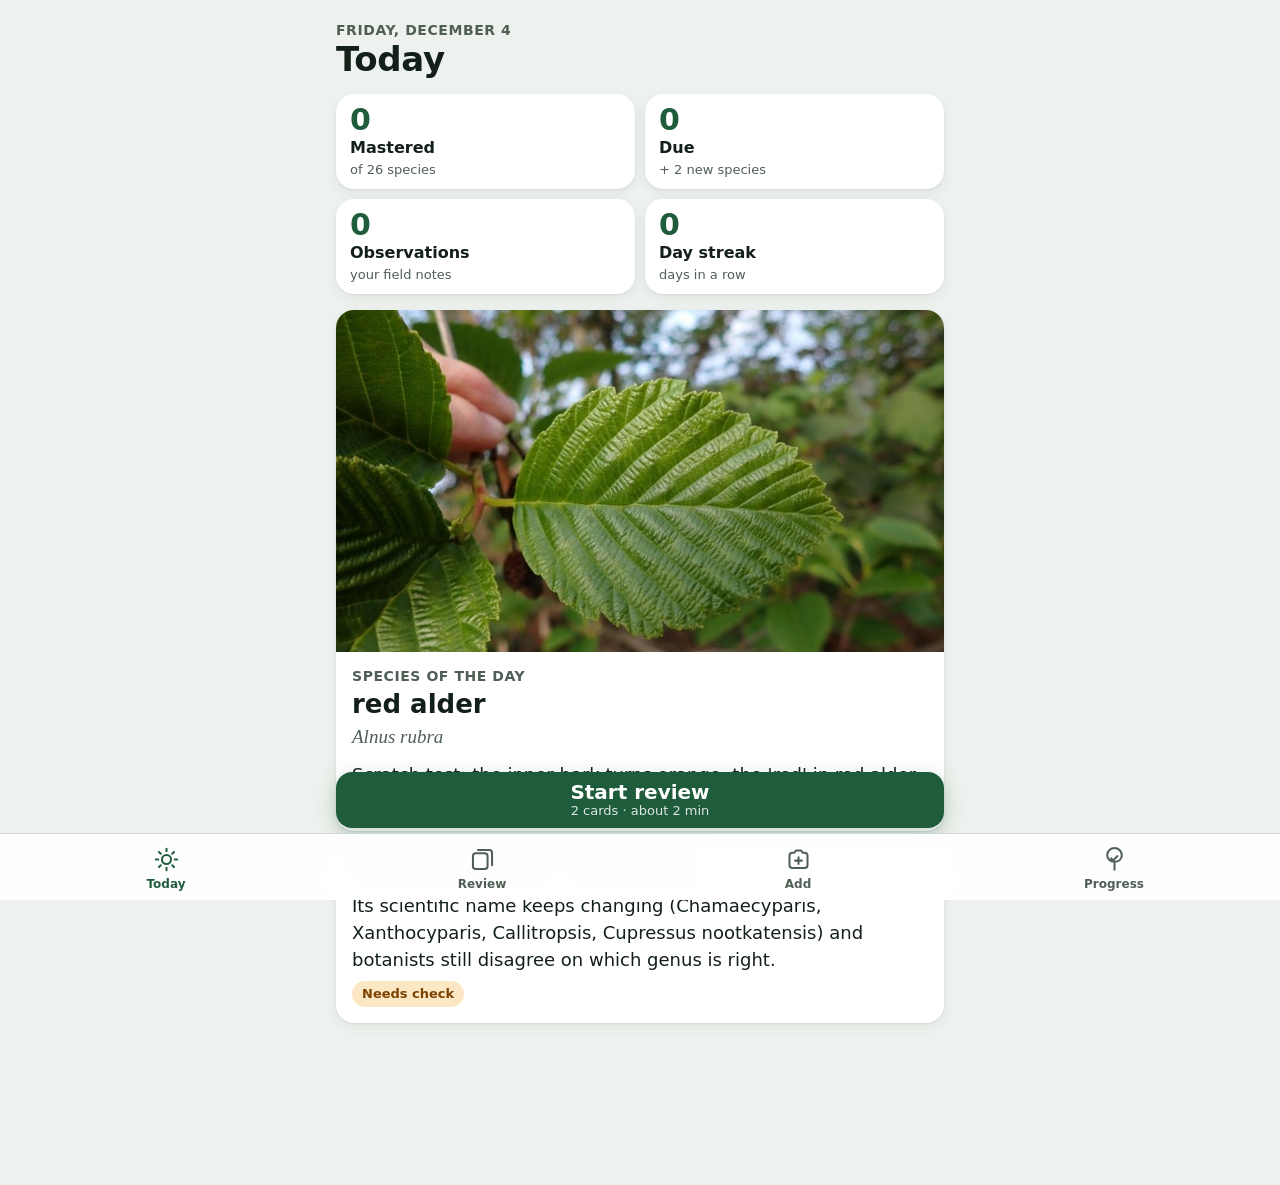
<file: index.html>
<!doctype html>
<html lang="en">
<head>
<meta charset="utf-8">
<meta name="viewport" content="width=device-width, initial-scale=1, viewport-fit=cover">
<title>UBC Urban Forest Explorer</title>
<meta name="description" content="Learn UBC campus trees with spaced repetition, your own photos and stories.">
<meta name="theme-color" content="#eef2ee" media="(prefers-color-scheme: light)">
<meta name="theme-color" content="#0f1512" media="(prefers-color-scheme: dark)">
<meta name="apple-mobile-web-app-capable" content="yes">
<meta name="mobile-web-app-capable" content="yes">
<meta name="apple-mobile-web-app-title" content="UBC Forest">
<meta name="apple-mobile-web-app-status-bar-style" content="default">
<link rel="apple-touch-icon" href="icons/icon-180.png">
<link rel="icon" href="icons/icon-192.png">
<link rel="manifest" href="manifest.webmanifest">
<link rel="stylesheet" href="css/app.css">
<script type="module" src="js/app.js"></script>
</head>
<body>
<main id="view" tabindex="-1">
  <p class="loading">Loading trees…</p>
</main>

<nav class="tabbar" aria-label="Main">
  <a href="#/today" data-tab="today">
    <svg viewBox="0 0 24 24" aria-hidden="true"><circle cx="12" cy="12" r="4"/><path d="M12 2.5v2.2M12 19.3v2.2M2.5 12h2.2M19.3 12h2.2M5.3 5.3l1.6 1.6M17.1 17.1l1.6 1.6M5.3 18.7l1.6-1.6M17.1 6.9l1.6-1.6"/></svg>
    <span>Today</span>
  </a>
  <a href="#/review" data-tab="review">
    <svg viewBox="0 0 24 24" aria-hidden="true"><rect x="3.5" y="6.5" width="13" height="14" rx="2.5"/><path d="M8 3.5h10a2.5 2.5 0 0 1 2.5 2.5v11"/></svg>
    <span>Review</span>
  </a>
  <a href="#/add" data-tab="add">
    <svg viewBox="0 0 24 24" aria-hidden="true"><path d="M4 8.5A2.5 2.5 0 0 1 6.5 6h1.8l1.4-2h4.6l1.4 2h1.8A2.5 2.5 0 0 1 20 8.5V17a2.5 2.5 0 0 1-2.5 2.5h-11A2.5 2.5 0 0 1 4 17z"/><path d="M12 10v6M9 13h6"/></svg>
    <span>Add</span>
  </a>
  <a href="#/progress" data-tab="progress">
    <svg viewBox="0 0 24 24" aria-hidden="true"><path d="M12 21v-7M12 14c-4 0-6.5-2.6-6.5-6A6.5 6.5 0 0 1 12 1.8 6.5 6.5 0 0 1 18.5 8c0 3.4-2.5 6-6.5 6zM12 14l-3-3M12 11.5l2.5-2.5"/></svg>
    <span>Progress</span>
  </a>
</nav>

<div id="toast" role="status" aria-live="polite" hidden></div>
</body>
</html>
</file>
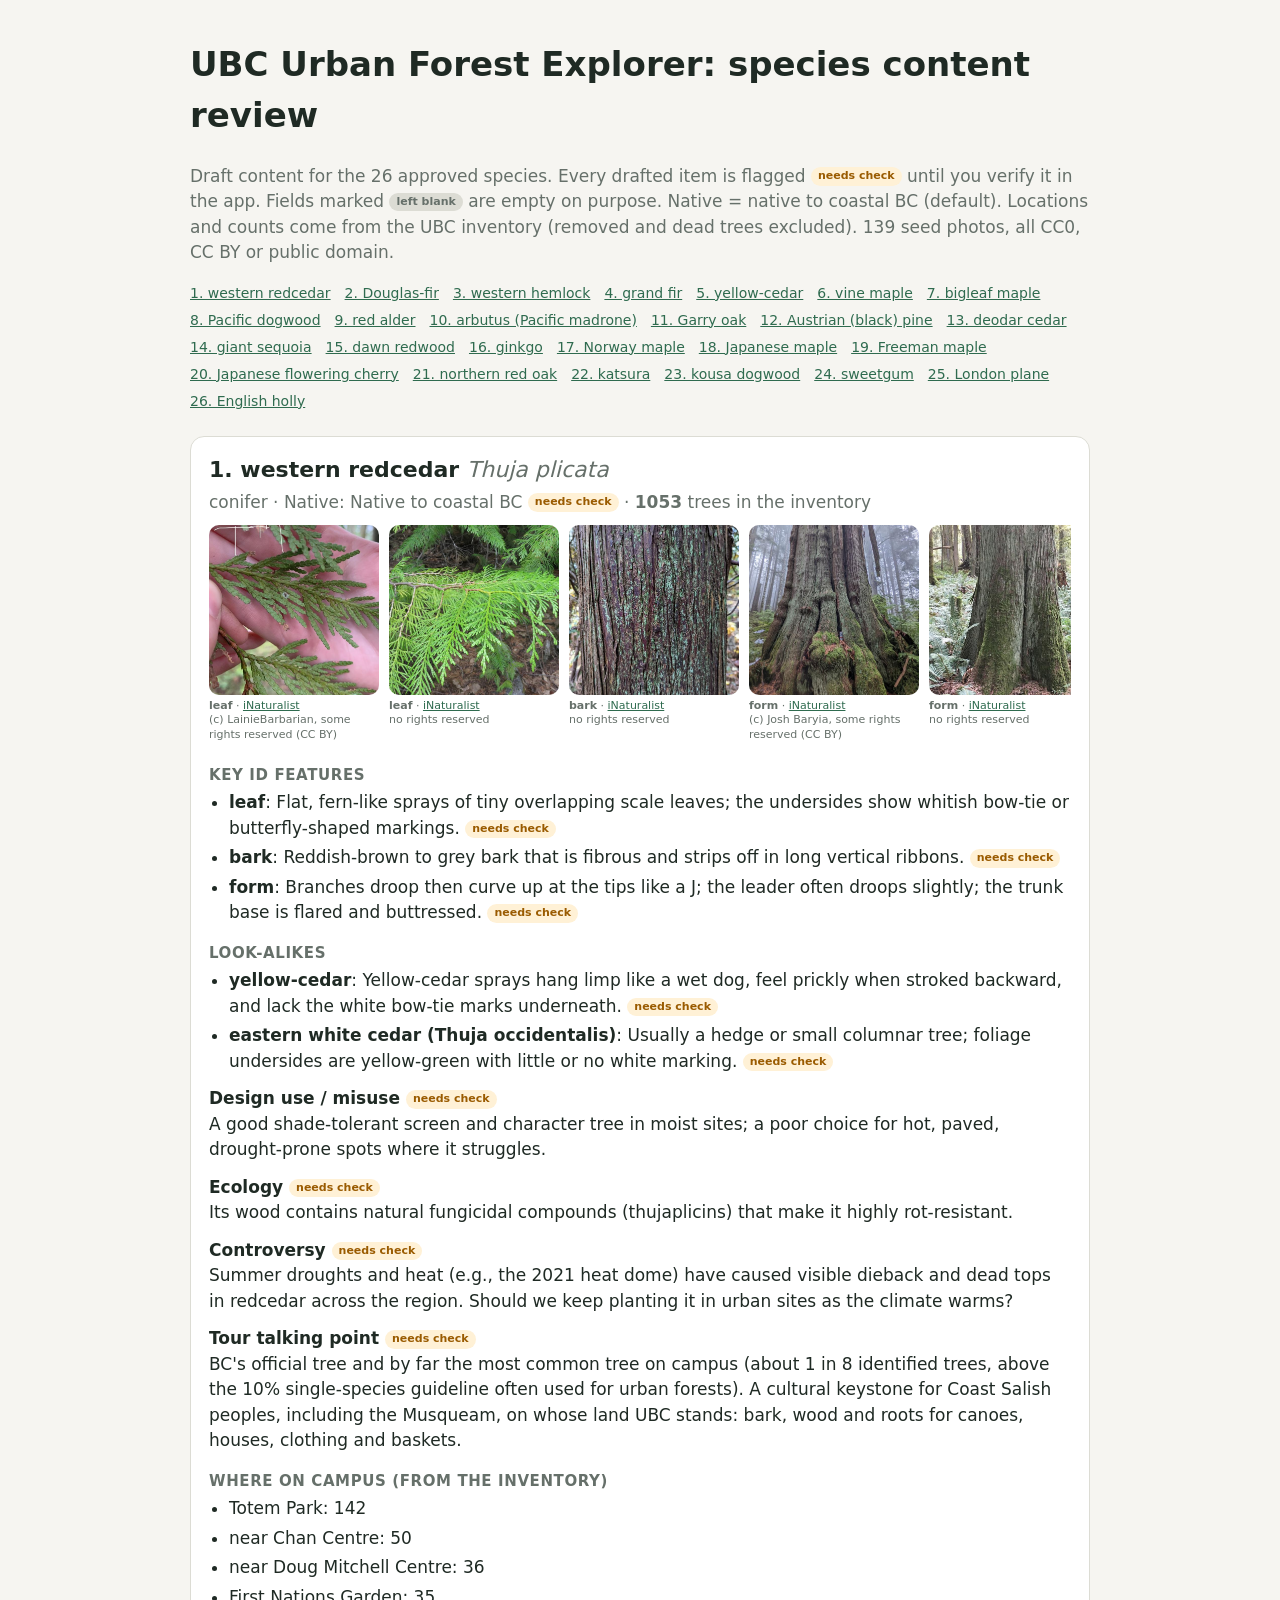
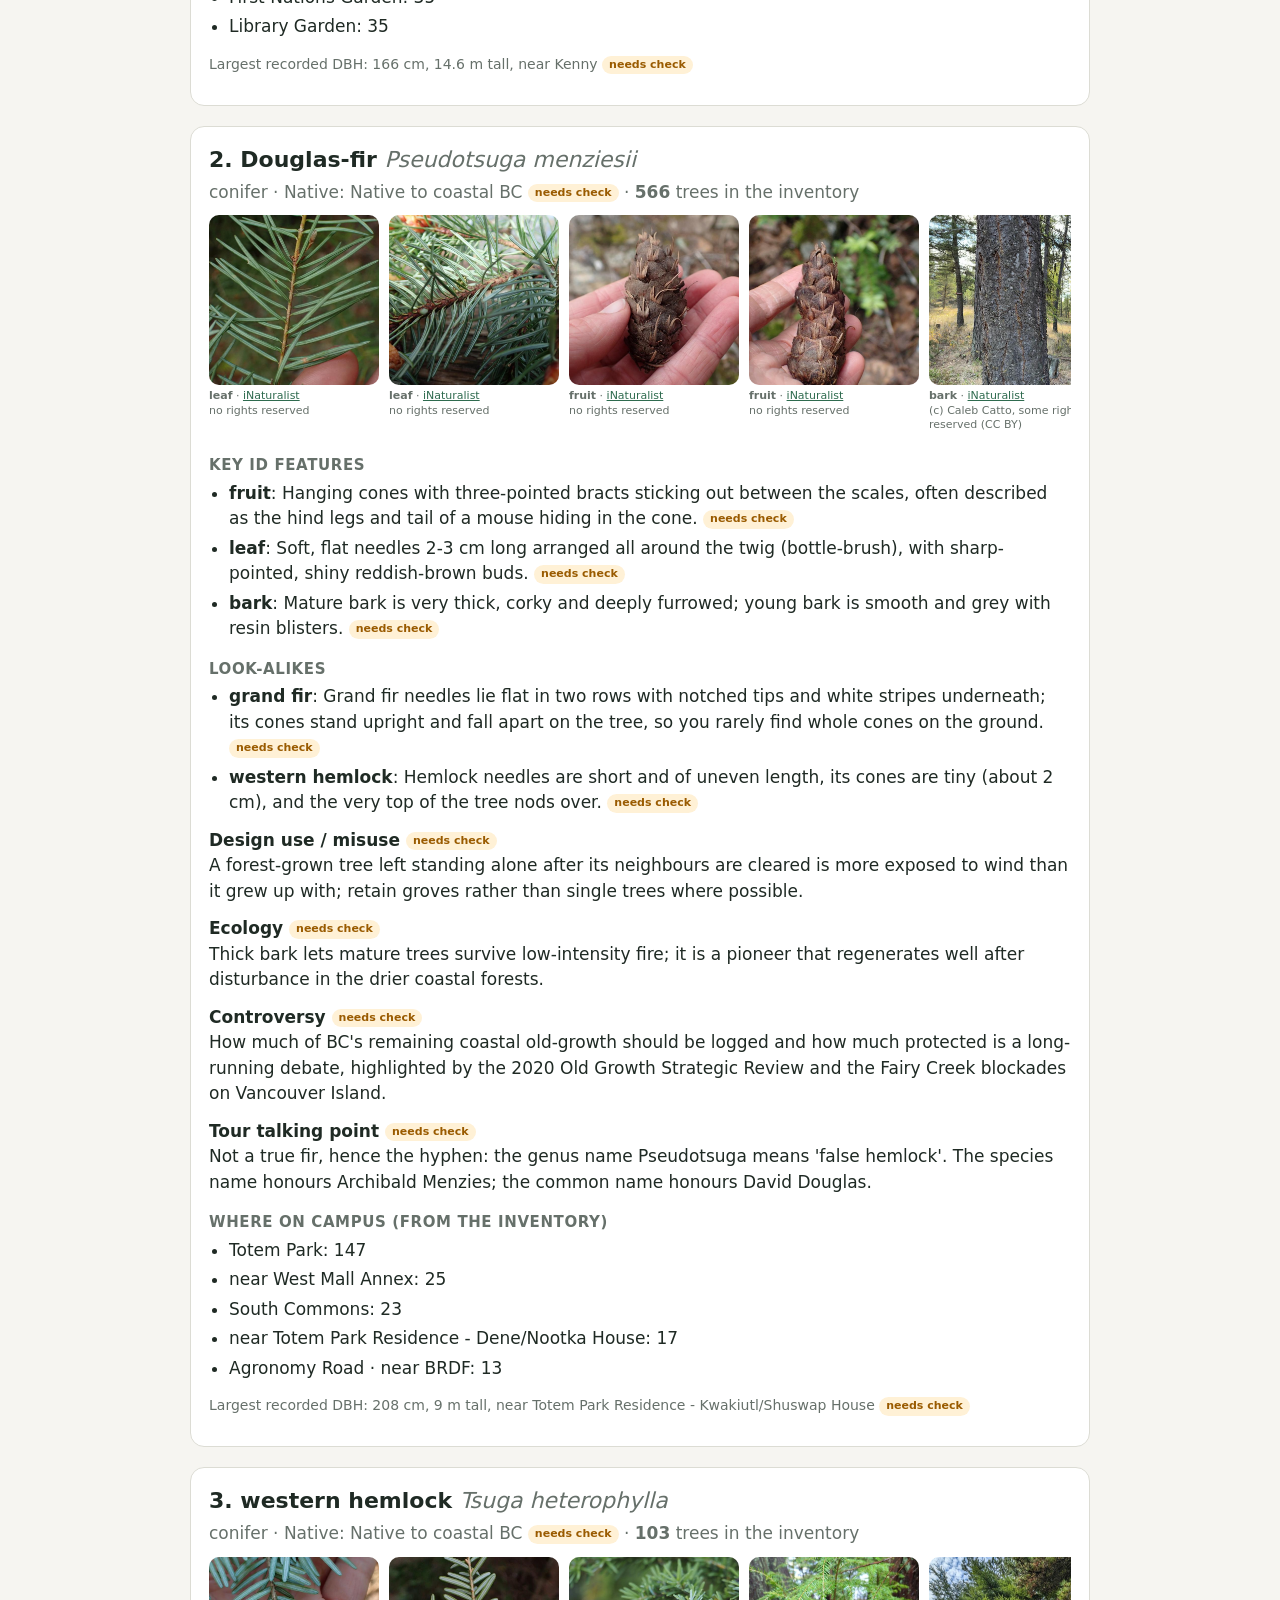
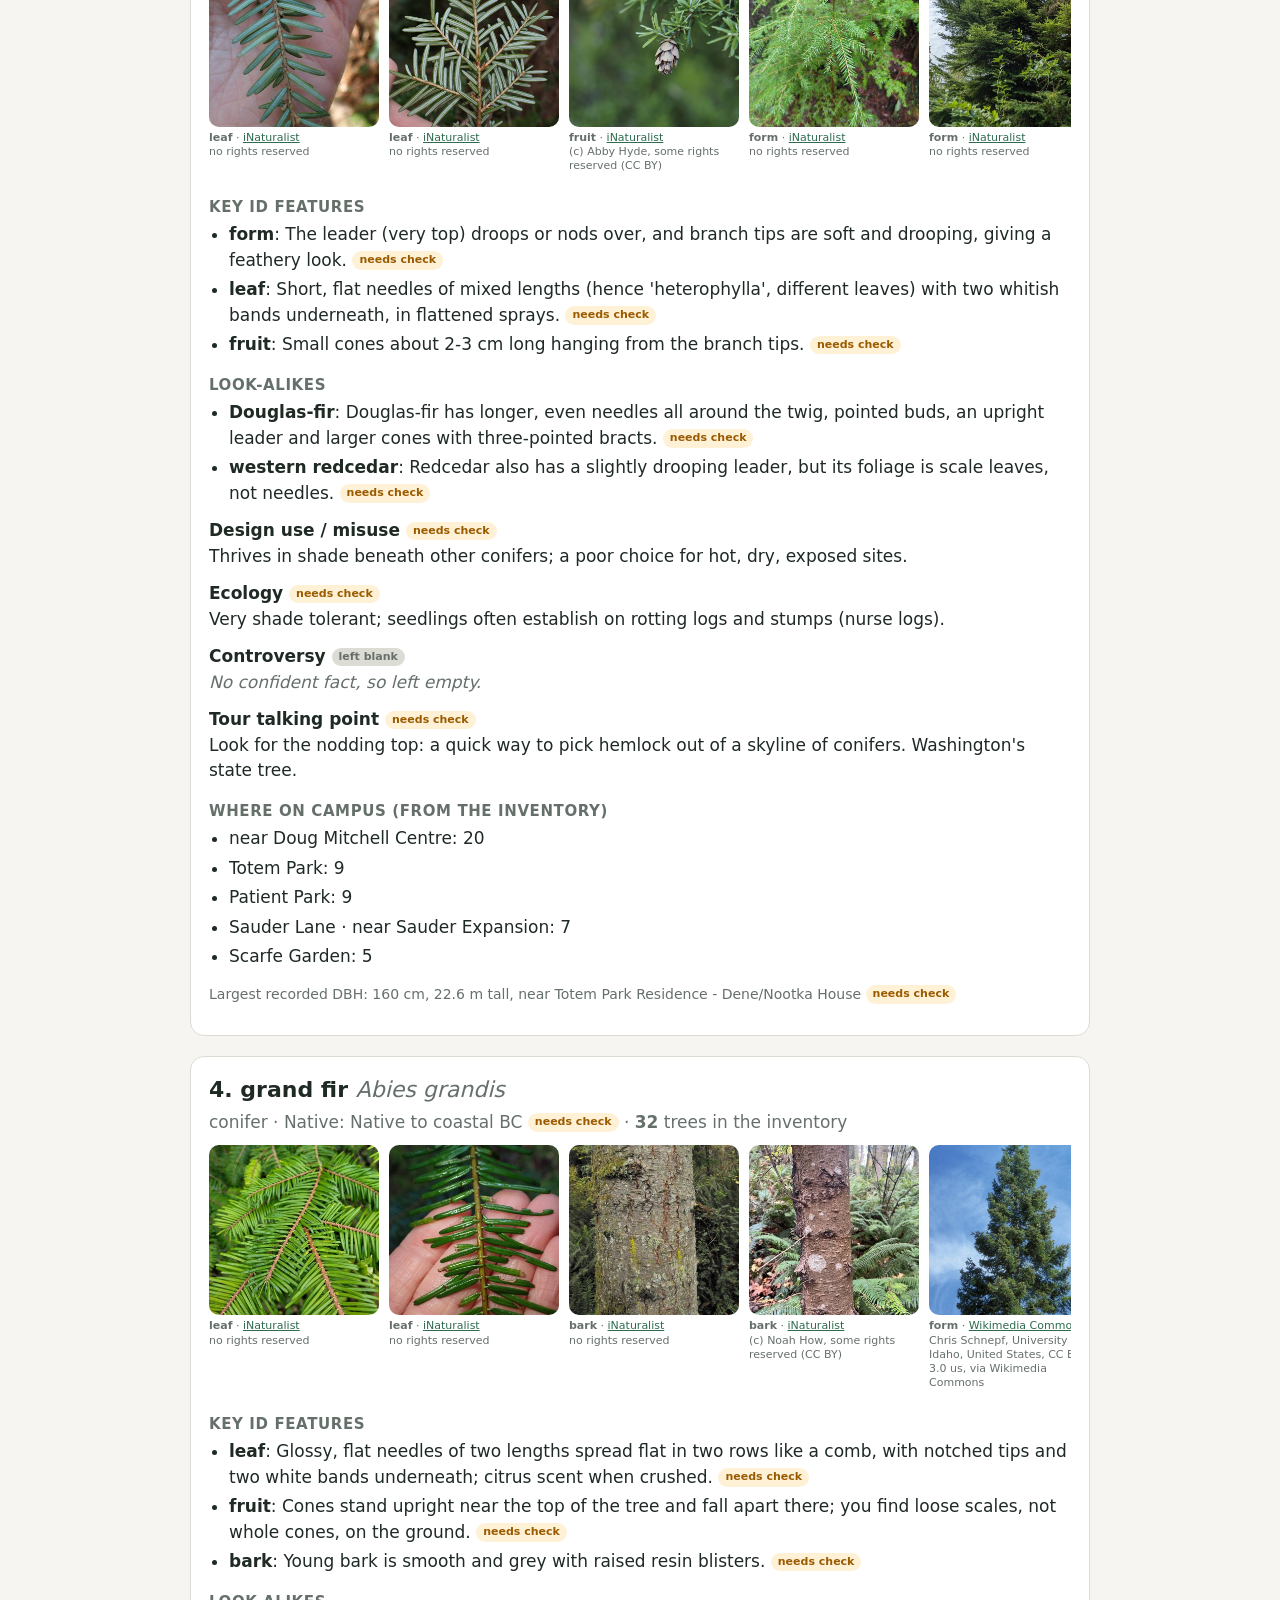
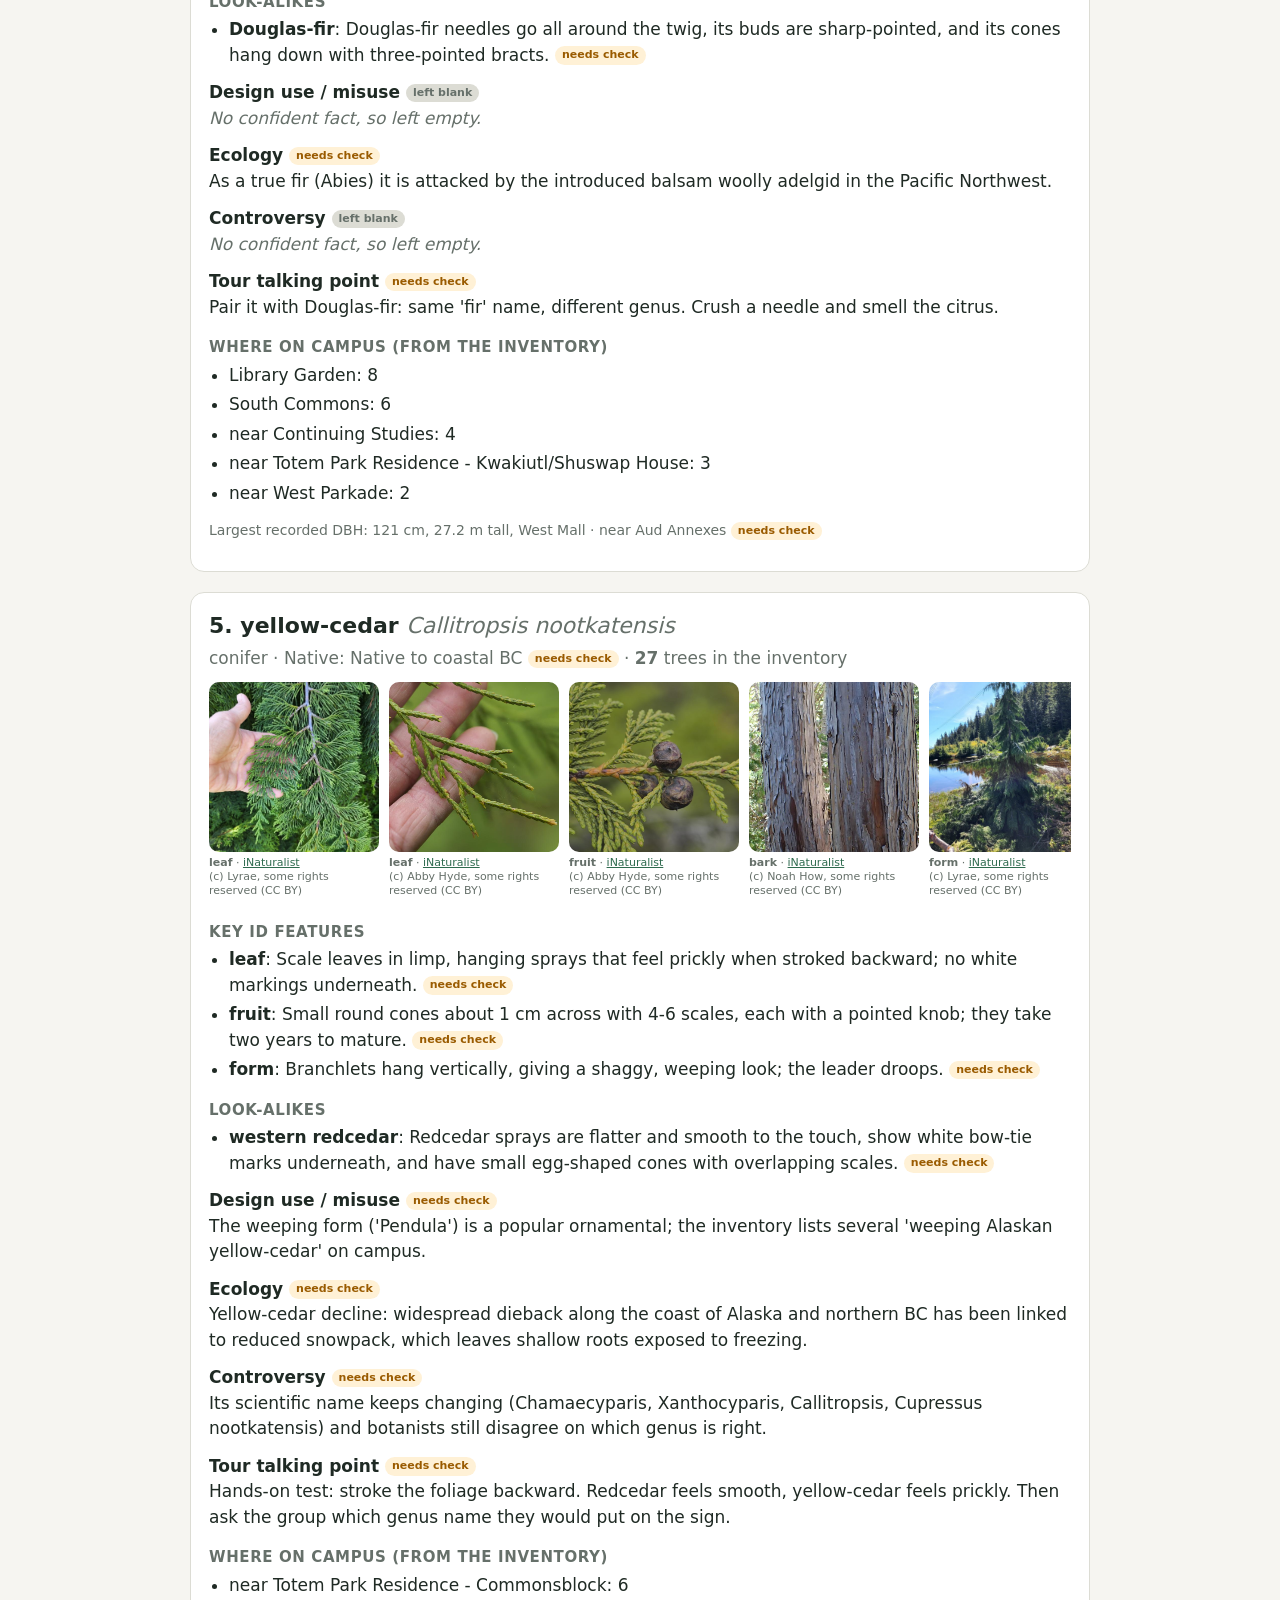
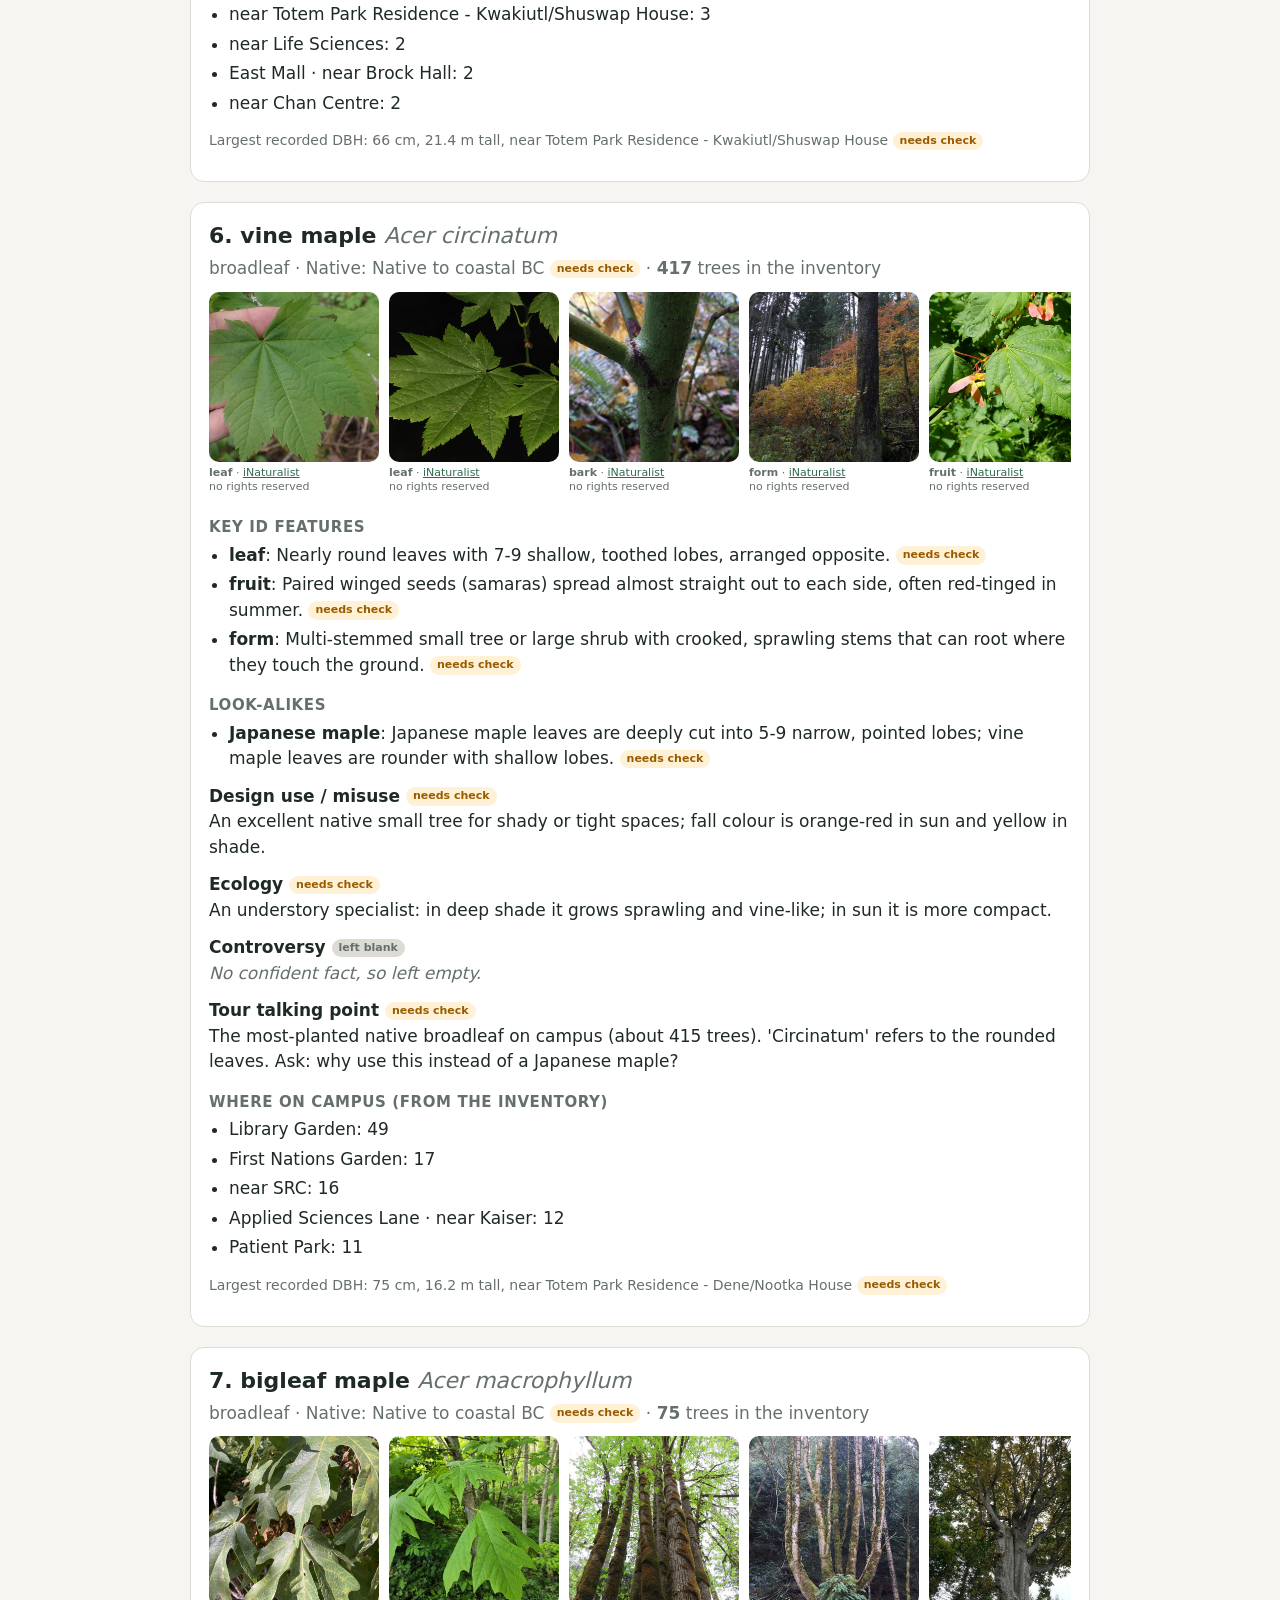
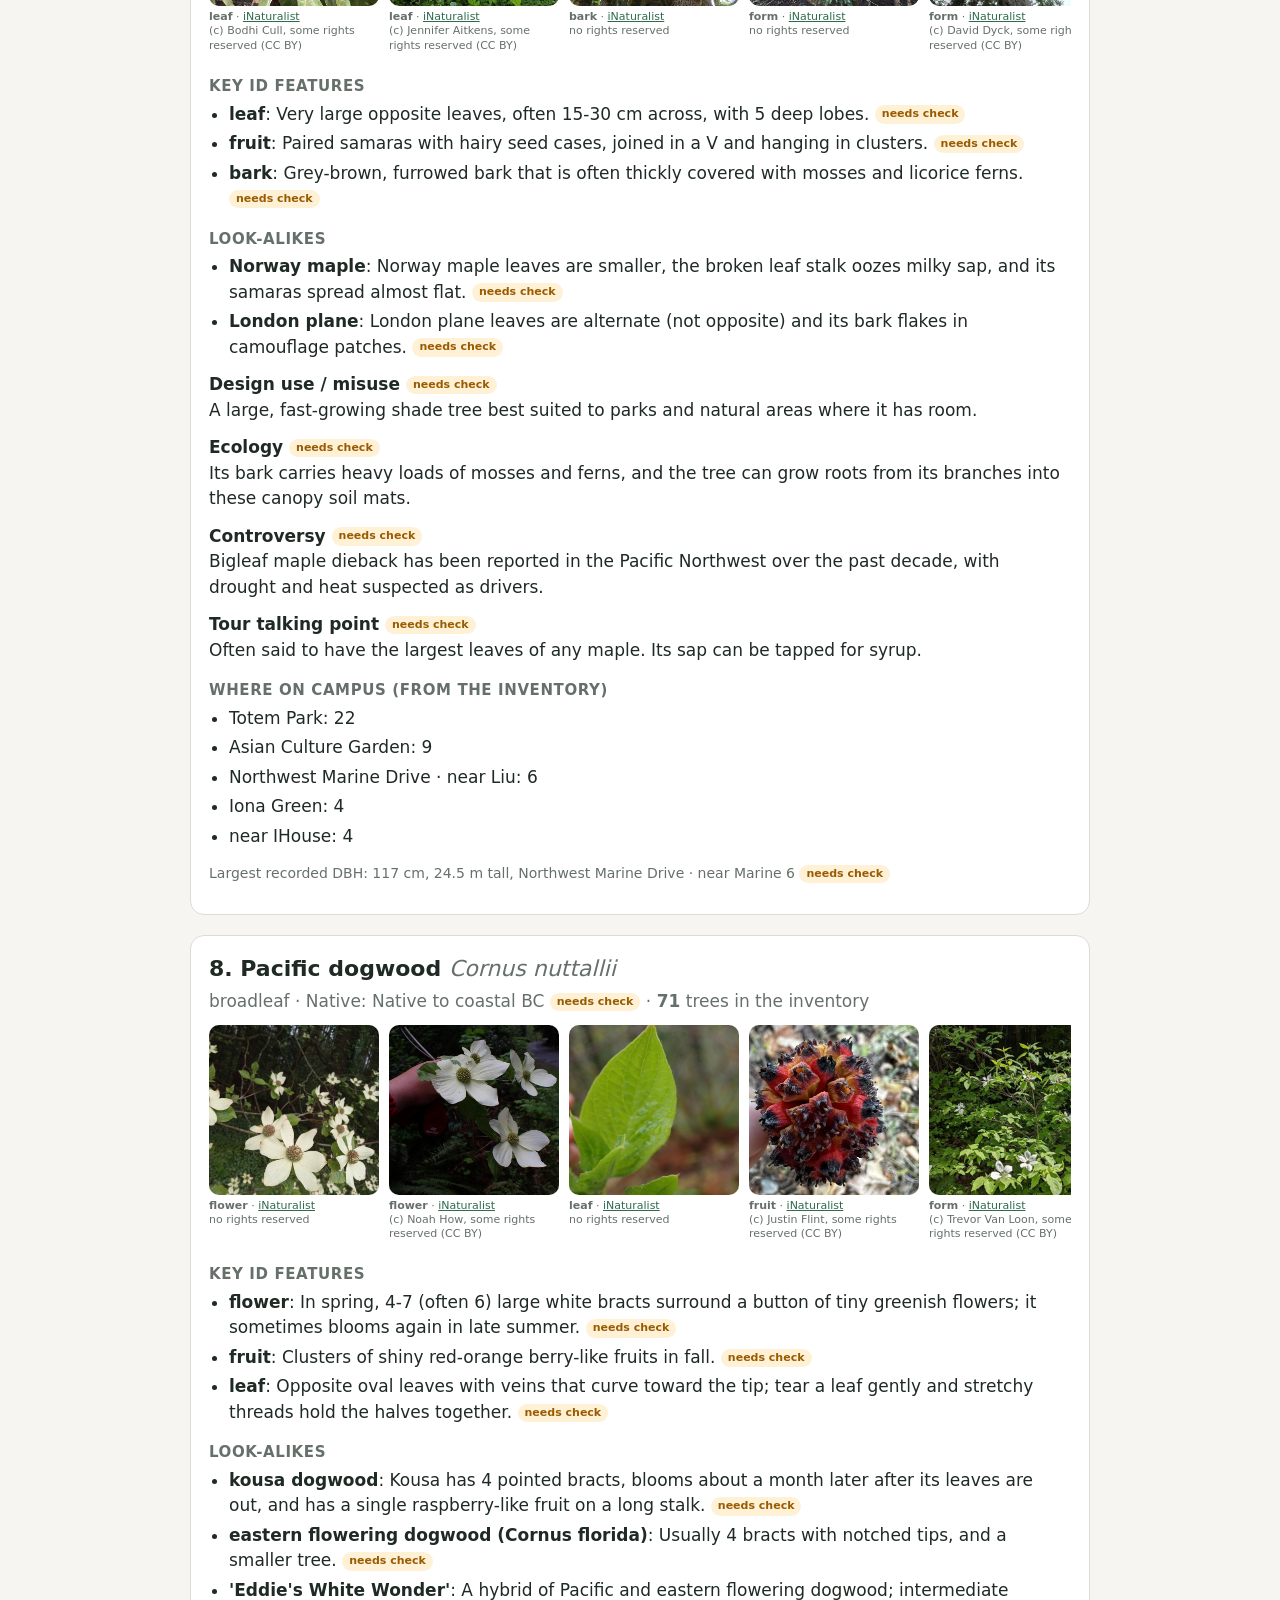
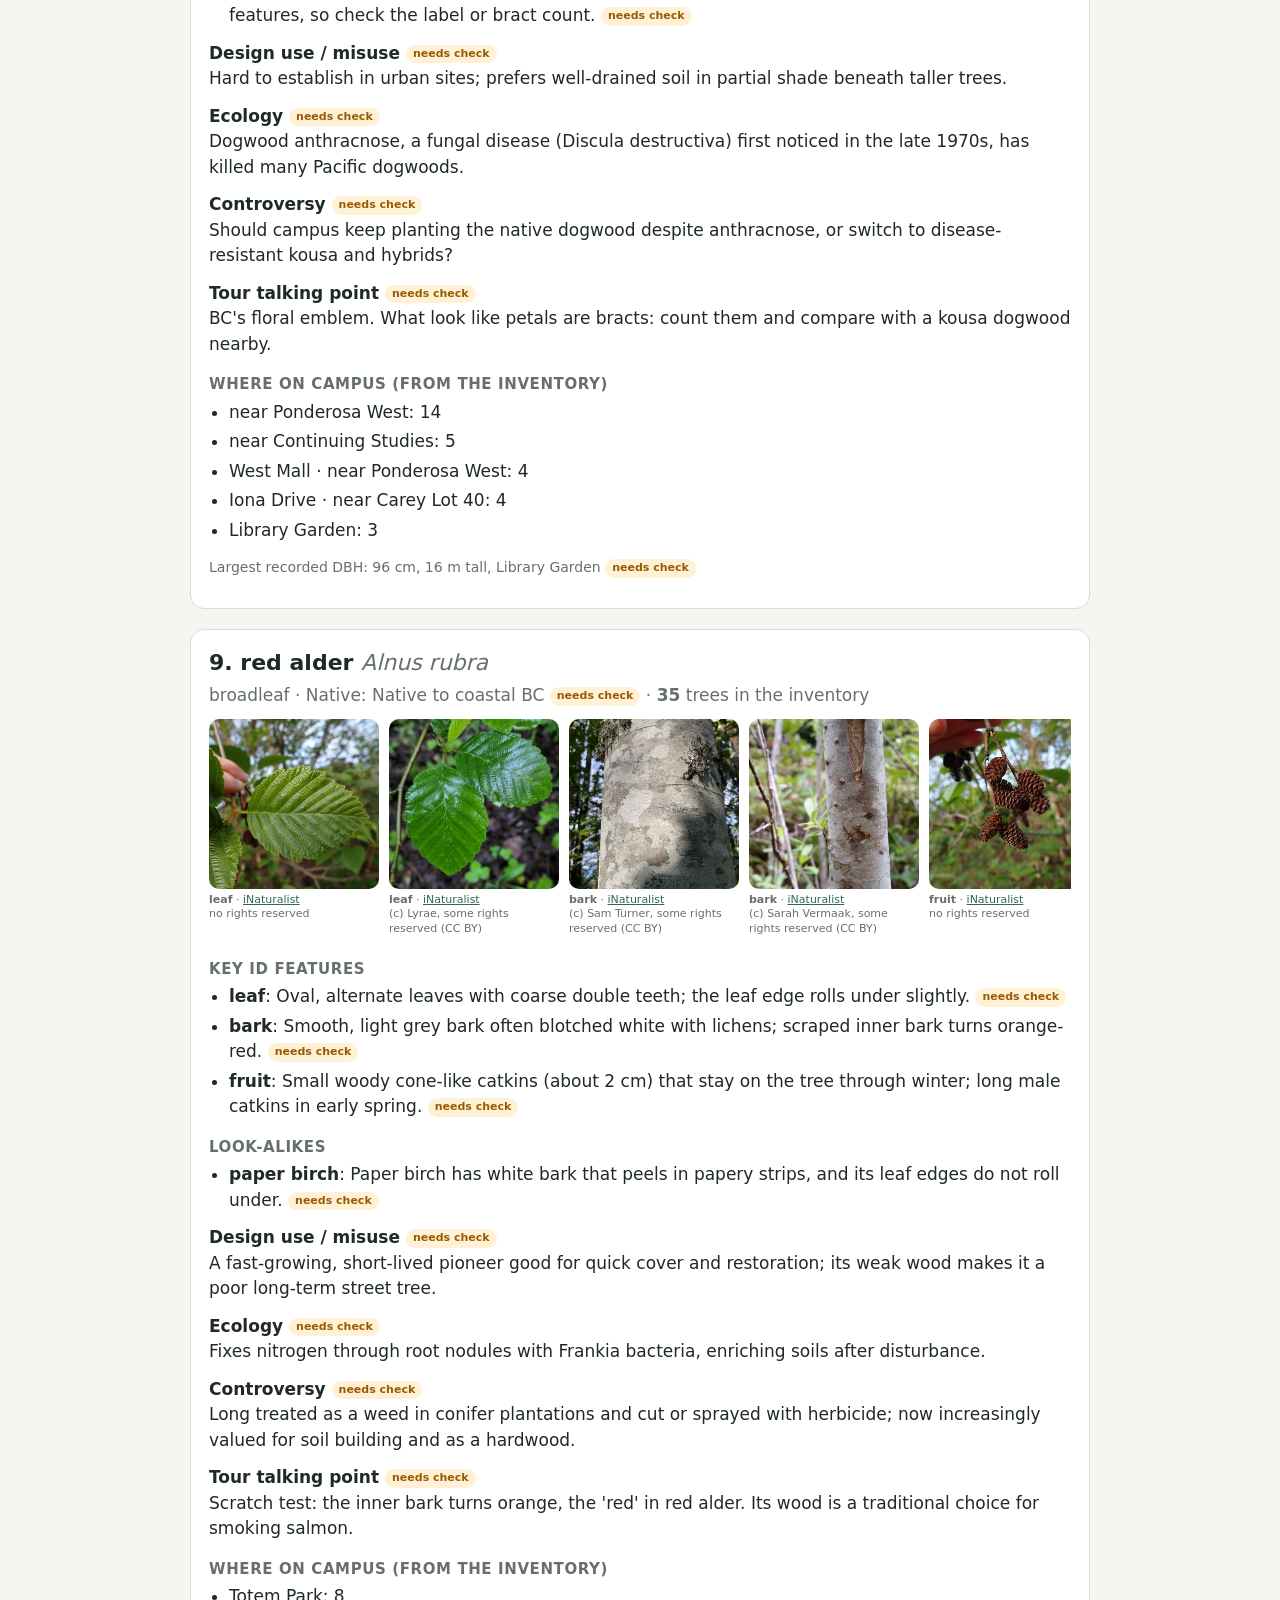
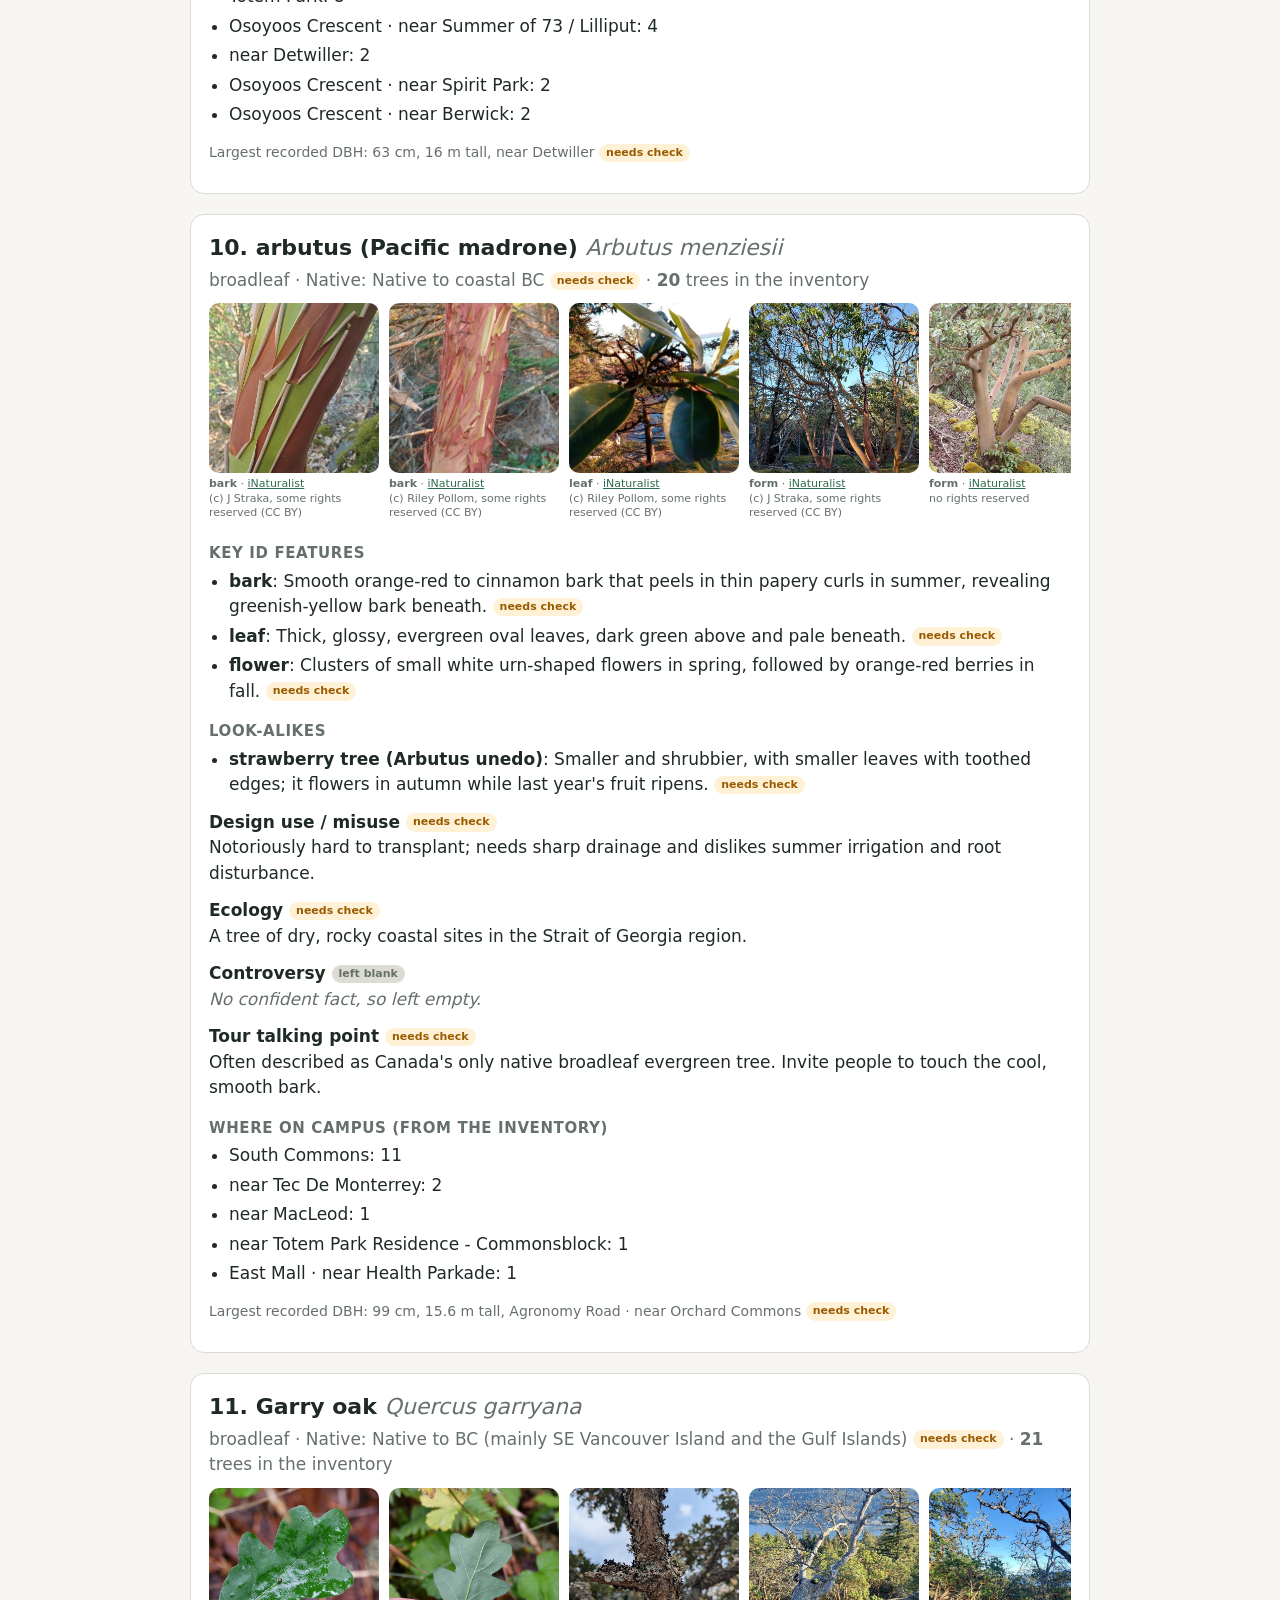
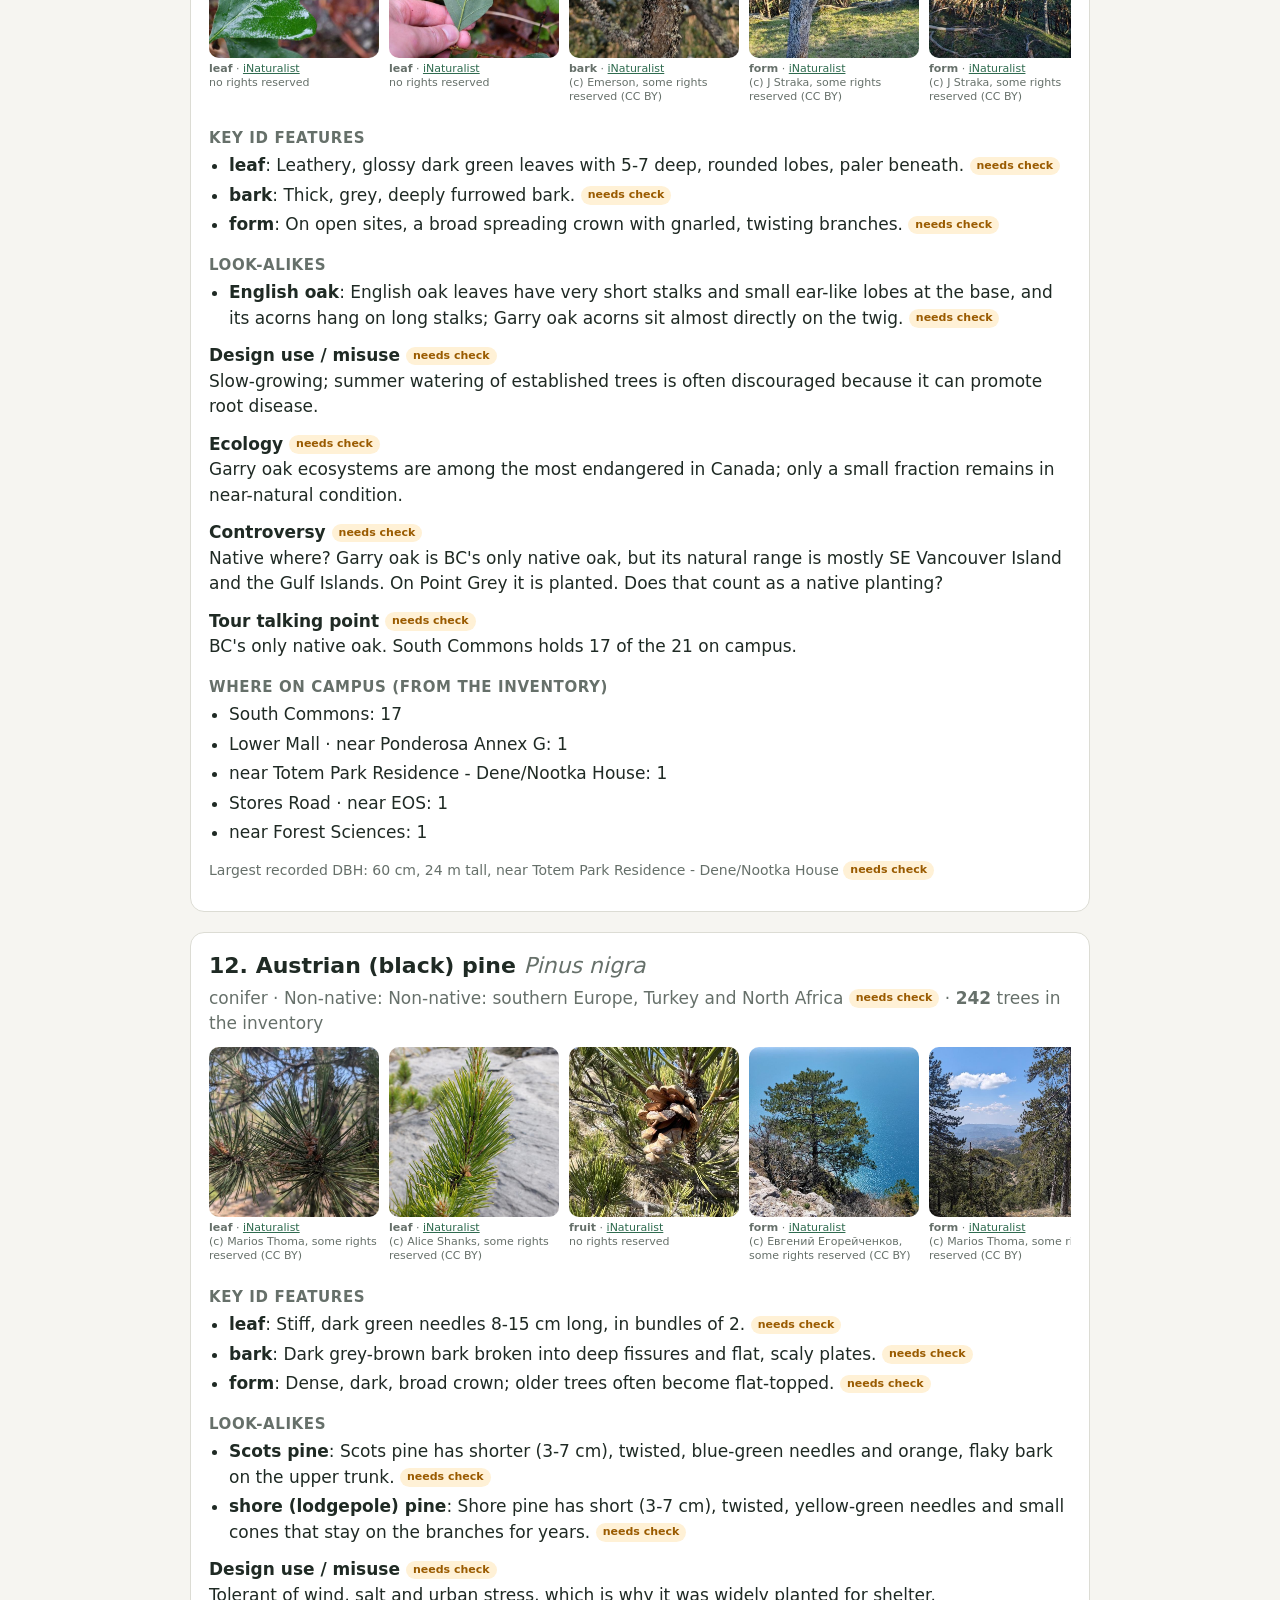
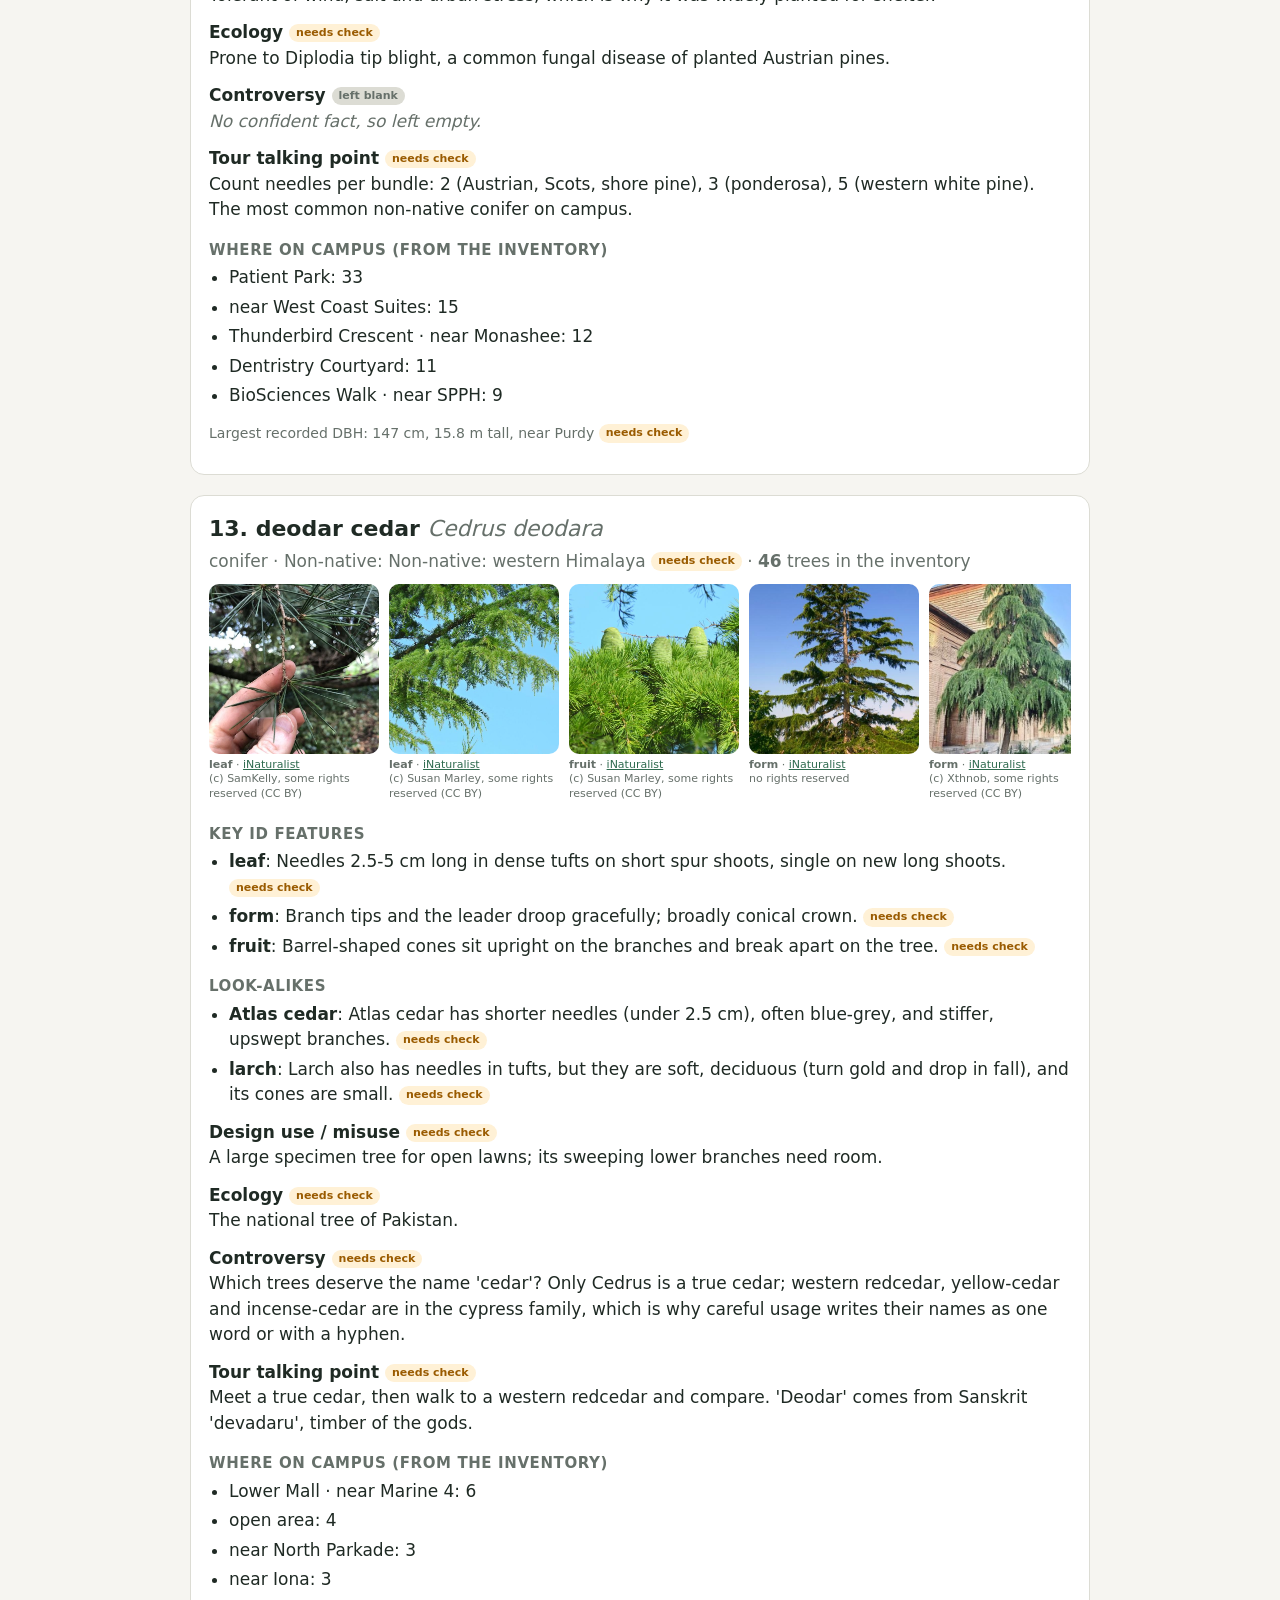
<file: tools/content-review.html>
<!doctype html><html lang="en"><head><meta charset="utf-8">
<meta name="viewport" content="width=device-width,initial-scale=1">
<title>Species Content Review</title>
<style>
:root{--bg:#f6f5f1;--card:#fff;--ink:#1f2a24;--muted:#66706a;--line:#dcdcd4;--accent:#2f6b4f;--warn:#9a5b00;--warnbg:#fff1d6}
@media (prefers-color-scheme:dark){:root{--bg:#151a17;--card:#1d2420;--ink:#e8ece9;--muted:#9aa49e;--line:#2e3832;--accent:#7cc4a0;--warn:#f0b45a;--warnbg:#3a2c12}}
body{margin:0;background:var(--bg);color:var(--ink);font:17px/1.5 -apple-system,system-ui,sans-serif}
main{max-width:900px;margin:auto;padding:16px}
header p{color:var(--muted)} nav{display:flex;flex-wrap:wrap;gap:6px 14px;font-size:14px;margin:12px 0 24px}
a{color:var(--accent)} section{background:var(--card);border:1px solid var(--line);border-radius:14px;padding:16px 18px;margin:0 0 20px}
h2{margin:0 0 4px;font-size:22px} h2 i{font-weight:400;color:var(--muted)} h3{font-size:15px;text-transform:uppercase;letter-spacing:.04em;color:var(--muted);margin:16px 0 4px}
.meta{margin:0 0 10px;color:var(--muted)} ul{margin:0;padding-left:20px} li{margin:4px 0}
.row{margin:12px 0} .lab{font-weight:600} .muted{color:var(--muted)} .small{font-size:14px;color:var(--muted)}
.b{display:inline-block;font-size:11px;font-weight:600;padding:1px 7px;border-radius:99px;vertical-align:middle;white-space:nowrap}
.nc{background:var(--warnbg);color:var(--warn)} .ok{background:#d9f0e3;color:#1d5c3d} .bl{background:var(--line);color:var(--muted)}
.photos{display:flex;gap:10px;overflow-x:auto;padding-bottom:6px} figure{margin:0;flex:0 0 170px}
figure img{width:170px;height:170px;object-fit:cover;border-radius:10px;display:block} figcaption{font-size:11px;color:var(--muted);line-height:1.3;margin-top:4px}
</style></head><body><main>
<header><h1>UBC Urban Forest Explorer: species content review</h1>
<p>Draft content for the 26 approved species. Every drafted item is flagged <span class="b nc">needs check</span>
until you verify it in the app. Fields marked <span class="b bl">left blank</span> are empty on purpose. Native = native to coastal BC (default).
Locations and counts come from the UBC inventory (removed and dead trees excluded). 139 seed photos, all CC0, CC BY or public domain.</p></header>
<nav><a href="#thuja-plicata">1. western redcedar</a><a href="#pseudotsuga-menziesii">2. Douglas-fir</a><a href="#tsuga-heterophylla">3. western hemlock</a><a href="#abies-grandis">4. grand fir</a><a href="#callitropsis-nootkatensis">5. yellow-cedar</a><a href="#acer-circinatum">6. vine maple</a><a href="#acer-macrophyllum">7. bigleaf maple</a><a href="#cornus-nuttallii">8. Pacific dogwood</a><a href="#alnus-rubra">9. red alder</a><a href="#arbutus-menziesii">10. arbutus (Pacific madrone)</a><a href="#quercus-garryana">11. Garry oak</a><a href="#pinus-nigra">12. Austrian (black) pine</a><a href="#cedrus-deodara">13. deodar cedar</a><a href="#sequoiadendron-giganteum">14. giant sequoia</a><a href="#metasequoia-glyptostroboides">15. dawn redwood</a><a href="#ginkgo-biloba">16. ginkgo</a><a href="#acer-platanoides">17. Norway maple</a><a href="#acer-palmatum">18. Japanese maple</a><a href="#acer-x-freemanii">19. Freeman maple</a><a href="#prunus-serrulata">20. Japanese flowering cherry</a><a href="#quercus-rubra">21. northern red oak</a><a href="#cercidiphyllum-japonicum">22. katsura</a><a href="#cornus-kousa">23. kousa dogwood</a><a href="#liquidambar-styraciflua">24. sweetgum</a><a href="#platanus-x-hispanica">25. London plane</a><a href="#ilex-aquifolium">26. English holly</a></nav>

<section id="thuja-plicata">
  <h2>1. western redcedar <i>Thuja plicata</i></h2>
  <p class="meta">conifer · Native: Native to coastal BC <span class="b nc">needs check</span> · <b>1053</b> trees in the inventory</p>
  <div class="photos"><figure><img loading="lazy" src="../photos/seed/thuja-plicata/leaf-183421004.jpg" alt="western redcedar leaf"><figcaption><b>leaf</b> · <a href="https://www.inaturalist.org/observations/108889345">iNaturalist</a><br>(c) LainieBarbarian, some rights reserved (CC BY)</figcaption></figure><figure><img loading="lazy" src="../photos/seed/thuja-plicata/leaf-158535408.jpg" alt="western redcedar leaf"><figcaption><b>leaf</b> · <a href="https://www.inaturalist.org/observations/95491820">iNaturalist</a><br>no rights reserved</figcaption></figure><figure><img loading="lazy" src="../photos/seed/thuja-plicata/bark-245356027.jpg" alt="western redcedar bark"><figcaption><b>bark</b> · <a href="https://www.inaturalist.org/observations/143074069">iNaturalist</a><br>no rights reserved</figcaption></figure><figure><img loading="lazy" src="../photos/seed/thuja-plicata/form-180385487.jpg" alt="western redcedar form"><figcaption><b>form</b> · <a href="https://www.inaturalist.org/observations/107272087">iNaturalist</a><br>(c) Josh Baryia, some rights reserved (CC BY)</figcaption></figure><figure><img loading="lazy" src="../photos/seed/thuja-plicata/form-118490756.jpg" alt="western redcedar form"><figcaption><b>form</b> · <a href="https://www.inaturalist.org/observations/72652403">iNaturalist</a><br>no rights reserved</figcaption></figure><figure><img loading="lazy" src="../photos/seed/thuja-plicata/fruit-155509249.jpg" alt="western redcedar fruit"><figcaption><b>fruit</b> · <a href="https://www.inaturalist.org/observations/93800881">iNaturalist</a><br>(c) David Dyck, some rights reserved (CC BY)</figcaption></figure></div>
  <h3>Key ID features</h3><ul><li><b>leaf</b>: Flat, fern-like sprays of tiny overlapping scale leaves; the undersides show whitish bow-tie or butterfly-shaped markings. <span class="b nc">needs check</span></li><li><b>bark</b>: Reddish-brown to grey bark that is fibrous and strips off in long vertical ribbons. <span class="b nc">needs check</span></li><li><b>form</b>: Branches droop then curve up at the tips like a J; the leader often droops slightly; the trunk base is flared and buttressed. <span class="b nc">needs check</span></li></ul>
  <h3>Look-alikes</h3><ul><li><b>yellow-cedar</b>: Yellow-cedar sprays hang limp like a wet dog, feel prickly when stroked backward, and lack the white bow-tie marks underneath. <span class="b nc">needs check</span></li><li><b>eastern white cedar (Thuja occidentalis)</b>: Usually a hedge or small columnar tree; foliage undersides are yellow-green with little or no white marking. <span class="b nc">needs check</span></li></ul>
  <div class="row"><div class="lab">Design use / misuse <span class="b nc">needs check</span></div><div>A good shade-tolerant screen and character tree in moist sites; a poor choice for hot, paved, drought-prone spots where it struggles.</div></div>
  <div class="row"><div class="lab">Ecology <span class="b nc">needs check</span></div><div>Its wood contains natural fungicidal compounds (thujaplicins) that make it highly rot-resistant.</div></div>
  <div class="row"><div class="lab">Controversy <span class="b nc">needs check</span></div><div>Summer droughts and heat (e.g., the 2021 heat dome) have caused visible dieback and dead tops in redcedar across the region. Should we keep planting it in urban sites as the climate warms?</div></div>
  <div class="row"><div class="lab">Tour talking point <span class="b nc">needs check</span></div><div>BC&#x27;s official tree and by far the most common tree on campus (about 1 in 8 identified trees, above the 10% single-species guideline often used for urban forests). A cultural keystone for Coast Salish peoples, including the Musqueam, on whose land UBC stands: bark, wood and roots for canoes, houses, clothing and baskets.</div></div>
  <h3>Where on campus (from the inventory)</h3><ul><li>Totem Park: 142</li><li>near Chan Centre: 50</li><li>near Doug Mitchell Centre: 36</li><li>First Nations Garden: 35</li><li>Library Garden: 35</li></ul><p class="small">Largest recorded DBH: 166 cm, 14.6 m tall, near Kenny <span class="b nc">needs check</span></p>
</section>
<section id="pseudotsuga-menziesii">
  <h2>2. Douglas-fir <i>Pseudotsuga menziesii</i></h2>
  <p class="meta">conifer · Native: Native to coastal BC <span class="b nc">needs check</span> · <b>566</b> trees in the inventory</p>
  <div class="photos"><figure><img loading="lazy" src="../photos/seed/pseudotsuga-menziesii/leaf-159545535.jpg" alt="Douglas-fir leaf"><figcaption><b>leaf</b> · <a href="https://www.inaturalist.org/observations/96061463">iNaturalist</a><br>no rights reserved</figcaption></figure><figure><img loading="lazy" src="../photos/seed/pseudotsuga-menziesii/leaf-34300467.jpg" alt="Douglas-fir leaf"><figcaption><b>leaf</b> · <a href="https://www.inaturalist.org/observations/22156714">iNaturalist</a><br>no rights reserved</figcaption></figure><figure><img loading="lazy" src="../photos/seed/pseudotsuga-menziesii/fruit-135632629.jpg" alt="Douglas-fir fruit"><figcaption><b>fruit</b> · <a href="https://www.inaturalist.org/observations/82629838">iNaturalist</a><br>no rights reserved</figcaption></figure><figure><img loading="lazy" src="../photos/seed/pseudotsuga-menziesii/fruit-159321015.jpg" alt="Douglas-fir fruit"><figcaption><b>fruit</b> · <a href="https://www.inaturalist.org/observations/95933995">iNaturalist</a><br>no rights reserved</figcaption></figure><figure><img loading="lazy" src="../photos/seed/pseudotsuga-menziesii/bark-580052883.jpg" alt="Douglas-fir bark"><figcaption><b>bark</b> · <a href="https://www.inaturalist.org/observations/320788550">iNaturalist</a><br>(c) Caleb Catto, some rights reserved (CC BY)</figcaption></figure><figure><img loading="lazy" src="../photos/seed/pseudotsuga-menziesii/form-287949655.jpg" alt="Douglas-fir form"><figcaption><b>form</b> · <a href="https://www.inaturalist.org/observations/166301793">iNaturalist</a><br>(c) J Straka, some rights reserved (CC BY)</figcaption></figure></div>
  <h3>Key ID features</h3><ul><li><b>fruit</b>: Hanging cones with three-pointed bracts sticking out between the scales, often described as the hind legs and tail of a mouse hiding in the cone. <span class="b nc">needs check</span></li><li><b>leaf</b>: Soft, flat needles 2-3 cm long arranged all around the twig (bottle-brush), with sharp-pointed, shiny reddish-brown buds. <span class="b nc">needs check</span></li><li><b>bark</b>: Mature bark is very thick, corky and deeply furrowed; young bark is smooth and grey with resin blisters. <span class="b nc">needs check</span></li></ul>
  <h3>Look-alikes</h3><ul><li><b>grand fir</b>: Grand fir needles lie flat in two rows with notched tips and white stripes underneath; its cones stand upright and fall apart on the tree, so you rarely find whole cones on the ground. <span class="b nc">needs check</span></li><li><b>western hemlock</b>: Hemlock needles are short and of uneven length, its cones are tiny (about 2 cm), and the very top of the tree nods over. <span class="b nc">needs check</span></li></ul>
  <div class="row"><div class="lab">Design use / misuse <span class="b nc">needs check</span></div><div>A forest-grown tree left standing alone after its neighbours are cleared is more exposed to wind than it grew up with; retain groves rather than single trees where possible.</div></div>
  <div class="row"><div class="lab">Ecology <span class="b nc">needs check</span></div><div>Thick bark lets mature trees survive low-intensity fire; it is a pioneer that regenerates well after disturbance in the drier coastal forests.</div></div>
  <div class="row"><div class="lab">Controversy <span class="b nc">needs check</span></div><div>How much of BC&#x27;s remaining coastal old-growth should be logged and how much protected is a long-running debate, highlighted by the 2020 Old Growth Strategic Review and the Fairy Creek blockades on Vancouver Island.</div></div>
  <div class="row"><div class="lab">Tour talking point <span class="b nc">needs check</span></div><div>Not a true fir, hence the hyphen: the genus name Pseudotsuga means &#x27;false hemlock&#x27;. The species name honours Archibald Menzies; the common name honours David Douglas.</div></div>
  <h3>Where on campus (from the inventory)</h3><ul><li>Totem Park: 147</li><li>near West Mall Annex: 25</li><li>South Commons: 23</li><li>near Totem Park Residence - Dene/Nootka House: 17</li><li>Agronomy Road · near BRDF: 13</li></ul><p class="small">Largest recorded DBH: 208 cm, 9 m tall, near Totem Park Residence - Kwakiutl/Shuswap House <span class="b nc">needs check</span></p>
</section>
<section id="tsuga-heterophylla">
  <h2>3. western hemlock <i>Tsuga heterophylla</i></h2>
  <p class="meta">conifer · Native: Native to coastal BC <span class="b nc">needs check</span> · <b>103</b> trees in the inventory</p>
  <div class="photos"><figure><img loading="lazy" src="../photos/seed/tsuga-heterophylla/leaf-128460288.jpg" alt="western hemlock leaf"><figcaption><b>leaf</b> · <a href="https://www.inaturalist.org/observations/78494905">iNaturalist</a><br>no rights reserved</figcaption></figure><figure><img loading="lazy" src="../photos/seed/tsuga-heterophylla/leaf-434050348.jpg" alt="western hemlock leaf"><figcaption><b>leaf</b> · <a href="https://www.inaturalist.org/observations/243422337">iNaturalist</a><br>no rights reserved</figcaption></figure><figure><img loading="lazy" src="../photos/seed/tsuga-heterophylla/fruit-561012732.jpg" alt="western hemlock fruit"><figcaption><b>fruit</b> · <a href="https://www.inaturalist.org/observations/310823956">iNaturalist</a><br>(c) Abby Hyde, some rights reserved (CC BY)</figcaption></figure><figure><img loading="lazy" src="../photos/seed/tsuga-heterophylla/form-178154119.jpg" alt="western hemlock form"><figcaption><b>form</b> · <a href="https://www.inaturalist.org/observations/106090930">iNaturalist</a><br>no rights reserved</figcaption></figure><figure><img loading="lazy" src="../photos/seed/tsuga-heterophylla/form-431808089.jpg" alt="western hemlock form"><figcaption><b>form</b> · <a href="https://www.inaturalist.org/observations/242219897">iNaturalist</a><br>no rights reserved</figcaption></figure></div>
  <h3>Key ID features</h3><ul><li><b>form</b>: The leader (very top) droops or nods over, and branch tips are soft and drooping, giving a feathery look. <span class="b nc">needs check</span></li><li><b>leaf</b>: Short, flat needles of mixed lengths (hence &#x27;heterophylla&#x27;, different leaves) with two whitish bands underneath, in flattened sprays. <span class="b nc">needs check</span></li><li><b>fruit</b>: Small cones about 2-3 cm long hanging from the branch tips. <span class="b nc">needs check</span></li></ul>
  <h3>Look-alikes</h3><ul><li><b>Douglas-fir</b>: Douglas-fir has longer, even needles all around the twig, pointed buds, an upright leader and larger cones with three-pointed bracts. <span class="b nc">needs check</span></li><li><b>western redcedar</b>: Redcedar also has a slightly drooping leader, but its foliage is scale leaves, not needles. <span class="b nc">needs check</span></li></ul>
  <div class="row"><div class="lab">Design use / misuse <span class="b nc">needs check</span></div><div>Thrives in shade beneath other conifers; a poor choice for hot, dry, exposed sites.</div></div>
  <div class="row"><div class="lab">Ecology <span class="b nc">needs check</span></div><div>Very shade tolerant; seedlings often establish on rotting logs and stumps (nurse logs).</div></div>
  <div class="row"><div class="lab">Controversy <span class="b bl">left blank</span></div><div><em class="muted">No confident fact, so left empty.</em></div></div>
  <div class="row"><div class="lab">Tour talking point <span class="b nc">needs check</span></div><div>Look for the nodding top: a quick way to pick hemlock out of a skyline of conifers. Washington&#x27;s state tree.</div></div>
  <h3>Where on campus (from the inventory)</h3><ul><li>near Doug Mitchell Centre: 20</li><li>Totem Park: 9</li><li>Patient Park: 9</li><li>Sauder Lane · near Sauder Expansion: 7</li><li>Scarfe Garden: 5</li></ul><p class="small">Largest recorded DBH: 160 cm, 22.6 m tall, near Totem Park Residence - Dene/Nootka House <span class="b nc">needs check</span></p>
</section>
<section id="abies-grandis">
  <h2>4. grand fir <i>Abies grandis</i></h2>
  <p class="meta">conifer · Native: Native to coastal BC <span class="b nc">needs check</span> · <b>32</b> trees in the inventory</p>
  <div class="photos"><figure><img loading="lazy" src="../photos/seed/abies-grandis/leaf-182655258.jpg" alt="grand fir leaf"><figcaption><b>leaf</b> · <a href="https://www.inaturalist.org/observations/108482372">iNaturalist</a><br>no rights reserved</figcaption></figure><figure><img loading="lazy" src="../photos/seed/abies-grandis/leaf-177391128.jpg" alt="grand fir leaf"><figcaption><b>leaf</b> · <a href="https://www.inaturalist.org/observations/105694495">iNaturalist</a><br>no rights reserved</figcaption></figure><figure><img loading="lazy" src="../photos/seed/abies-grandis/bark-56306406.jpg" alt="grand fir bark"><figcaption><b>bark</b> · <a href="https://www.inaturalist.org/observations/35688866">iNaturalist</a><br>no rights reserved</figcaption></figure><figure><img loading="lazy" src="../photos/seed/abies-grandis/bark-243321050.jpg" alt="grand fir bark"><figcaption><b>bark</b> · <a href="https://www.inaturalist.org/observations/141969110">iNaturalist</a><br>(c) Noah How, some rights reserved (CC BY)</figcaption></figure><figure><img loading="lazy" src="../photos/seed/abies-grandis/form-commons-3.jpg" alt="grand fir form"><figcaption><b>form</b> · <a href="https://commons.wikimedia.org/wiki/File:Abies_grandis_crown_youngtree.jpg">Wikimedia Commons</a><br>Chris Schnepf, University of Idaho, United States, CC BY 3.0 us, via Wikimedia Commons</figcaption></figure></div>
  <h3>Key ID features</h3><ul><li><b>leaf</b>: Glossy, flat needles of two lengths spread flat in two rows like a comb, with notched tips and two white bands underneath; citrus scent when crushed. <span class="b nc">needs check</span></li><li><b>fruit</b>: Cones stand upright near the top of the tree and fall apart there; you find loose scales, not whole cones, on the ground. <span class="b nc">needs check</span></li><li><b>bark</b>: Young bark is smooth and grey with raised resin blisters. <span class="b nc">needs check</span></li></ul>
  <h3>Look-alikes</h3><ul><li><b>Douglas-fir</b>: Douglas-fir needles go all around the twig, its buds are sharp-pointed, and its cones hang down with three-pointed bracts. <span class="b nc">needs check</span></li></ul>
  <div class="row"><div class="lab">Design use / misuse <span class="b bl">left blank</span></div><div><em class="muted">No confident fact, so left empty.</em></div></div>
  <div class="row"><div class="lab">Ecology <span class="b nc">needs check</span></div><div>As a true fir (Abies) it is attacked by the introduced balsam woolly adelgid in the Pacific Northwest.</div></div>
  <div class="row"><div class="lab">Controversy <span class="b bl">left blank</span></div><div><em class="muted">No confident fact, so left empty.</em></div></div>
  <div class="row"><div class="lab">Tour talking point <span class="b nc">needs check</span></div><div>Pair it with Douglas-fir: same &#x27;fir&#x27; name, different genus. Crush a needle and smell the citrus.</div></div>
  <h3>Where on campus (from the inventory)</h3><ul><li>Library Garden: 8</li><li>South Commons: 6</li><li>near Continuing Studies: 4</li><li>near Totem Park Residence - Kwakiutl/Shuswap House: 3</li><li>near West Parkade: 2</li></ul><p class="small">Largest recorded DBH: 121 cm, 27.2 m tall, West Mall · near Aud Annexes <span class="b nc">needs check</span></p>
</section>
<section id="callitropsis-nootkatensis">
  <h2>5. yellow-cedar <i>Callitropsis nootkatensis</i></h2>
  <p class="meta">conifer · Native: Native to coastal BC <span class="b nc">needs check</span> · <b>27</b> trees in the inventory</p>
  <div class="photos"><figure><img loading="lazy" src="../photos/seed/callitropsis-nootkatensis/leaf-209967365.jpg" alt="yellow-cedar leaf"><figcaption><b>leaf</b> · <a href="https://www.inaturalist.org/observations/123912197">iNaturalist</a><br>(c) Lyrae, some rights reserved (CC BY)</figcaption></figure><figure><img loading="lazy" src="../photos/seed/callitropsis-nootkatensis/leaf-571738758.jpg" alt="yellow-cedar leaf"><figcaption><b>leaf</b> · <a href="https://www.inaturalist.org/observations/316446357">iNaturalist</a><br>(c) Abby Hyde, some rights reserved (CC BY)</figcaption></figure><figure><img loading="lazy" src="../photos/seed/callitropsis-nootkatensis/fruit-576046707.jpg" alt="yellow-cedar fruit"><figcaption><b>fruit</b> · <a href="https://www.inaturalist.org/observations/318718585">iNaturalist</a><br>(c) Abby Hyde, some rights reserved (CC BY)</figcaption></figure><figure><img loading="lazy" src="../photos/seed/callitropsis-nootkatensis/bark-297580554.jpg" alt="yellow-cedar bark"><figcaption><b>bark</b> · <a href="https://www.inaturalist.org/observations/171491905">iNaturalist</a><br>(c) Noah How, some rights reserved (CC BY)</figcaption></figure><figure><img loading="lazy" src="../photos/seed/callitropsis-nootkatensis/form-209967339.jpg" alt="yellow-cedar form"><figcaption><b>form</b> · <a href="https://www.inaturalist.org/observations/123912197">iNaturalist</a><br>(c) Lyrae, some rights reserved (CC BY)</figcaption></figure></div>
  <h3>Key ID features</h3><ul><li><b>leaf</b>: Scale leaves in limp, hanging sprays that feel prickly when stroked backward; no white markings underneath. <span class="b nc">needs check</span></li><li><b>fruit</b>: Small round cones about 1 cm across with 4-6 scales, each with a pointed knob; they take two years to mature. <span class="b nc">needs check</span></li><li><b>form</b>: Branchlets hang vertically, giving a shaggy, weeping look; the leader droops. <span class="b nc">needs check</span></li></ul>
  <h3>Look-alikes</h3><ul><li><b>western redcedar</b>: Redcedar sprays are flatter and smooth to the touch, show white bow-tie marks underneath, and have small egg-shaped cones with overlapping scales. <span class="b nc">needs check</span></li></ul>
  <div class="row"><div class="lab">Design use / misuse <span class="b nc">needs check</span></div><div>The weeping form (&#x27;Pendula&#x27;) is a popular ornamental; the inventory lists several &#x27;weeping Alaskan yellow-cedar&#x27; on campus.</div></div>
  <div class="row"><div class="lab">Ecology <span class="b nc">needs check</span></div><div>Yellow-cedar decline: widespread dieback along the coast of Alaska and northern BC has been linked to reduced snowpack, which leaves shallow roots exposed to freezing.</div></div>
  <div class="row"><div class="lab">Controversy <span class="b nc">needs check</span></div><div>Its scientific name keeps changing (Chamaecyparis, Xanthocyparis, Callitropsis, Cupressus nootkatensis) and botanists still disagree on which genus is right.</div></div>
  <div class="row"><div class="lab">Tour talking point <span class="b nc">needs check</span></div><div>Hands-on test: stroke the foliage backward. Redcedar feels smooth, yellow-cedar feels prickly. Then ask the group which genus name they would put on the sign.</div></div>
  <h3>Where on campus (from the inventory)</h3><ul><li>near Totem Park Residence - Commonsblock: 6</li><li>near Totem Park Residence - Kwakiutl/Shuswap House: 3</li><li>near Life Sciences: 2</li><li>East Mall · near Brock Hall: 2</li><li>near Chan Centre: 2</li></ul><p class="small">Largest recorded DBH: 66 cm, 21.4 m tall, near Totem Park Residence - Kwakiutl/Shuswap House <span class="b nc">needs check</span></p>
</section>
<section id="acer-circinatum">
  <h2>6. vine maple <i>Acer circinatum</i></h2>
  <p class="meta">broadleaf · Native: Native to coastal BC <span class="b nc">needs check</span> · <b>417</b> trees in the inventory</p>
  <div class="photos"><figure><img loading="lazy" src="../photos/seed/acer-circinatum/leaf-385305978.jpg" alt="vine maple leaf"><figcaption><b>leaf</b> · <a href="https://www.inaturalist.org/observations/217780925">iNaturalist</a><br>no rights reserved</figcaption></figure><figure><img loading="lazy" src="../photos/seed/acer-circinatum/leaf-562008449.jpg" alt="vine maple leaf"><figcaption><b>leaf</b> · <a href="https://www.inaturalist.org/observations/311335794">iNaturalist</a><br>no rights reserved</figcaption></figure><figure><img loading="lazy" src="../photos/seed/acer-circinatum/bark-587161092.jpg" alt="vine maple bark"><figcaption><b>bark</b> · <a href="https://www.inaturalist.org/observations/324413971">iNaturalist</a><br>no rights reserved</figcaption></figure><figure><img loading="lazy" src="../photos/seed/acer-circinatum/form-587161063.jpg" alt="vine maple form"><figcaption><b>form</b> · <a href="https://www.inaturalist.org/observations/324413971">iNaturalist</a><br>no rights reserved</figcaption></figure><figure><img loading="lazy" src="../photos/seed/acer-circinatum/fruit-401375905.jpg" alt="vine maple fruit"><figcaption><b>fruit</b> · <a href="https://www.inaturalist.org/observations/226326600">iNaturalist</a><br>no rights reserved</figcaption></figure><figure><img loading="lazy" src="../photos/seed/acer-circinatum/seasonal-164328512.jpg" alt="vine maple seasonal"><figcaption><b>seasonal</b> · <a href="https://www.inaturalist.org/observations/98667210">iNaturalist</a><br>no rights reserved</figcaption></figure></div>
  <h3>Key ID features</h3><ul><li><b>leaf</b>: Nearly round leaves with 7-9 shallow, toothed lobes, arranged opposite. <span class="b nc">needs check</span></li><li><b>fruit</b>: Paired winged seeds (samaras) spread almost straight out to each side, often red-tinged in summer. <span class="b nc">needs check</span></li><li><b>form</b>: Multi-stemmed small tree or large shrub with crooked, sprawling stems that can root where they touch the ground. <span class="b nc">needs check</span></li></ul>
  <h3>Look-alikes</h3><ul><li><b>Japanese maple</b>: Japanese maple leaves are deeply cut into 5-9 narrow, pointed lobes; vine maple leaves are rounder with shallow lobes. <span class="b nc">needs check</span></li></ul>
  <div class="row"><div class="lab">Design use / misuse <span class="b nc">needs check</span></div><div>An excellent native small tree for shady or tight spaces; fall colour is orange-red in sun and yellow in shade.</div></div>
  <div class="row"><div class="lab">Ecology <span class="b nc">needs check</span></div><div>An understory specialist: in deep shade it grows sprawling and vine-like; in sun it is more compact.</div></div>
  <div class="row"><div class="lab">Controversy <span class="b bl">left blank</span></div><div><em class="muted">No confident fact, so left empty.</em></div></div>
  <div class="row"><div class="lab">Tour talking point <span class="b nc">needs check</span></div><div>The most-planted native broadleaf on campus (about 415 trees). &#x27;Circinatum&#x27; refers to the rounded leaves. Ask: why use this instead of a Japanese maple?</div></div>
  <h3>Where on campus (from the inventory)</h3><ul><li>Library Garden: 49</li><li>First Nations Garden: 17</li><li>near SRC: 16</li><li>Applied Sciences Lane · near Kaiser: 12</li><li>Patient Park: 11</li></ul><p class="small">Largest recorded DBH: 75 cm, 16.2 m tall, near Totem Park Residence - Dene/Nootka House <span class="b nc">needs check</span></p>
</section>
<section id="acer-macrophyllum">
  <h2>7. bigleaf maple <i>Acer macrophyllum</i></h2>
  <p class="meta">broadleaf · Native: Native to coastal BC <span class="b nc">needs check</span> · <b>75</b> trees in the inventory</p>
  <div class="photos"><figure><img loading="lazy" src="../photos/seed/acer-macrophyllum/leaf-429493600.jpg" alt="bigleaf maple leaf"><figcaption><b>leaf</b> · <a href="https://www.inaturalist.org/observations/241021673">iNaturalist</a><br>(c) Bodhi Cull, some rights reserved (CC BY)</figcaption></figure><figure><img loading="lazy" src="../photos/seed/acer-macrophyllum/leaf-196110943.jpg" alt="bigleaf maple leaf"><figcaption><b>leaf</b> · <a href="https://www.inaturalist.org/observations/116193564">iNaturalist</a><br>(c) Jennifer Aitkens, some rights reserved (CC BY)</figcaption></figure><figure><img loading="lazy" src="../photos/seed/acer-macrophyllum/bark-141788996.jpg" alt="bigleaf maple bark"><figcaption><b>bark</b> · <a href="https://www.inaturalist.org/observations/86107912">iNaturalist</a><br>no rights reserved</figcaption></figure><figure><img loading="lazy" src="../photos/seed/acer-macrophyllum/form-121010571.jpg" alt="bigleaf maple form"><figcaption><b>form</b> · <a href="https://www.inaturalist.org/observations/74067666">iNaturalist</a><br>no rights reserved</figcaption></figure><figure><img loading="lazy" src="../photos/seed/acer-macrophyllum/form-173441040.jpg" alt="bigleaf maple form"><figcaption><b>form</b> · <a href="https://www.inaturalist.org/observations/103606098">iNaturalist</a><br>(c) David Dyck, some rights reserved (CC BY)</figcaption></figure><figure><img loading="lazy" src="../photos/seed/acer-macrophyllum/flower-192339206.jpg" alt="bigleaf maple flower"><figcaption><b>flower</b> · <a href="https://www.inaturalist.org/observations/113870803">iNaturalist</a><br>(c) David Dyck, some rights reserved (CC BY)</figcaption></figure></div>
  <h3>Key ID features</h3><ul><li><b>leaf</b>: Very large opposite leaves, often 15-30 cm across, with 5 deep lobes. <span class="b nc">needs check</span></li><li><b>fruit</b>: Paired samaras with hairy seed cases, joined in a V and hanging in clusters. <span class="b nc">needs check</span></li><li><b>bark</b>: Grey-brown, furrowed bark that is often thickly covered with mosses and licorice ferns. <span class="b nc">needs check</span></li></ul>
  <h3>Look-alikes</h3><ul><li><b>Norway maple</b>: Norway maple leaves are smaller, the broken leaf stalk oozes milky sap, and its samaras spread almost flat. <span class="b nc">needs check</span></li><li><b>London plane</b>: London plane leaves are alternate (not opposite) and its bark flakes in camouflage patches. <span class="b nc">needs check</span></li></ul>
  <div class="row"><div class="lab">Design use / misuse <span class="b nc">needs check</span></div><div>A large, fast-growing shade tree best suited to parks and natural areas where it has room.</div></div>
  <div class="row"><div class="lab">Ecology <span class="b nc">needs check</span></div><div>Its bark carries heavy loads of mosses and ferns, and the tree can grow roots from its branches into these canopy soil mats.</div></div>
  <div class="row"><div class="lab">Controversy <span class="b nc">needs check</span></div><div>Bigleaf maple dieback has been reported in the Pacific Northwest over the past decade, with drought and heat suspected as drivers.</div></div>
  <div class="row"><div class="lab">Tour talking point <span class="b nc">needs check</span></div><div>Often said to have the largest leaves of any maple. Its sap can be tapped for syrup.</div></div>
  <h3>Where on campus (from the inventory)</h3><ul><li>Totem Park: 22</li><li>Asian Culture Garden: 9</li><li>Northwest Marine Drive · near Liu: 6</li><li>Iona Green: 4</li><li>near IHouse: 4</li></ul><p class="small">Largest recorded DBH: 117 cm, 24.5 m tall, Northwest Marine Drive · near Marine 6 <span class="b nc">needs check</span></p>
</section>
<section id="cornus-nuttallii">
  <h2>8. Pacific dogwood <i>Cornus nuttallii</i></h2>
  <p class="meta">broadleaf · Native: Native to coastal BC <span class="b nc">needs check</span> · <b>71</b> trees in the inventory</p>
  <div class="photos"><figure><img loading="lazy" src="../photos/seed/cornus-nuttallii/flower-192376844.jpg" alt="Pacific dogwood flower"><figcaption><b>flower</b> · <a href="https://www.inaturalist.org/observations/113896129">iNaturalist</a><br>no rights reserved</figcaption></figure><figure><img loading="lazy" src="../photos/seed/cornus-nuttallii/flower-376729436.jpg" alt="Pacific dogwood flower"><figcaption><b>flower</b> · <a href="https://www.inaturalist.org/observations/213178069">iNaturalist</a><br>(c) Noah How, some rights reserved (CC BY)</figcaption></figure><figure><img loading="lazy" src="../photos/seed/cornus-nuttallii/leaf-135681332.jpg" alt="Pacific dogwood leaf"><figcaption><b>leaf</b> · <a href="https://www.inaturalist.org/observations/82655614">iNaturalist</a><br>no rights reserved</figcaption></figure><figure><img loading="lazy" src="../photos/seed/cornus-nuttallii/fruit-231829089.jpg" alt="Pacific dogwood fruit"><figcaption><b>fruit</b> · <a href="https://www.inaturalist.org/observations/135881315">iNaturalist</a><br>(c) Justin Flint, some rights reserved (CC BY)</figcaption></figure><figure><img loading="lazy" src="../photos/seed/cornus-nuttallii/form-206987232.jpg" alt="Pacific dogwood form"><figcaption><b>form</b> · <a href="https://www.inaturalist.org/observations/122263153">iNaturalist</a><br>(c) Trevor Van Loon, some rights reserved (CC BY)</figcaption></figure></div>
  <h3>Key ID features</h3><ul><li><b>flower</b>: In spring, 4-7 (often 6) large white bracts surround a button of tiny greenish flowers; it sometimes blooms again in late summer. <span class="b nc">needs check</span></li><li><b>fruit</b>: Clusters of shiny red-orange berry-like fruits in fall. <span class="b nc">needs check</span></li><li><b>leaf</b>: Opposite oval leaves with veins that curve toward the tip; tear a leaf gently and stretchy threads hold the halves together. <span class="b nc">needs check</span></li></ul>
  <h3>Look-alikes</h3><ul><li><b>kousa dogwood</b>: Kousa has 4 pointed bracts, blooms about a month later after its leaves are out, and has a single raspberry-like fruit on a long stalk. <span class="b nc">needs check</span></li><li><b>eastern flowering dogwood (Cornus florida)</b>: Usually 4 bracts with notched tips, and a smaller tree. <span class="b nc">needs check</span></li><li><b>&#x27;Eddie&#x27;s White Wonder&#x27;</b>: A hybrid of Pacific and eastern flowering dogwood; intermediate features, so check the label or bract count. <span class="b nc">needs check</span></li></ul>
  <div class="row"><div class="lab">Design use / misuse <span class="b nc">needs check</span></div><div>Hard to establish in urban sites; prefers well-drained soil in partial shade beneath taller trees.</div></div>
  <div class="row"><div class="lab">Ecology <span class="b nc">needs check</span></div><div>Dogwood anthracnose, a fungal disease (Discula destructiva) first noticed in the late 1970s, has killed many Pacific dogwoods.</div></div>
  <div class="row"><div class="lab">Controversy <span class="b nc">needs check</span></div><div>Should campus keep planting the native dogwood despite anthracnose, or switch to disease-resistant kousa and hybrids?</div></div>
  <div class="row"><div class="lab">Tour talking point <span class="b nc">needs check</span></div><div>BC&#x27;s floral emblem. What look like petals are bracts: count them and compare with a kousa dogwood nearby.</div></div>
  <h3>Where on campus (from the inventory)</h3><ul><li>near Ponderosa West: 14</li><li>near Continuing Studies: 5</li><li>West Mall · near Ponderosa West: 4</li><li>Iona Drive · near Carey Lot 40: 4</li><li>Library Garden: 3</li></ul><p class="small">Largest recorded DBH: 96 cm, 16 m tall, Library Garden <span class="b nc">needs check</span></p>
</section>
<section id="alnus-rubra">
  <h2>9. red alder <i>Alnus rubra</i></h2>
  <p class="meta">broadleaf · Native: Native to coastal BC <span class="b nc">needs check</span> · <b>35</b> trees in the inventory</p>
  <div class="photos"><figure><img loading="lazy" src="../photos/seed/alnus-rubra/leaf-195425234.jpg" alt="red alder leaf"><figcaption><b>leaf</b> · <a href="https://www.inaturalist.org/observations/115792223">iNaturalist</a><br>no rights reserved</figcaption></figure><figure><img loading="lazy" src="../photos/seed/alnus-rubra/leaf-207149653.jpg" alt="red alder leaf"><figcaption><b>leaf</b> · <a href="https://www.inaturalist.org/observations/122359104">iNaturalist</a><br>(c) Lyrae, some rights reserved (CC BY)</figcaption></figure><figure><img loading="lazy" src="../photos/seed/alnus-rubra/bark-227923809.jpg" alt="red alder bark"><figcaption><b>bark</b> · <a href="https://www.inaturalist.org/observations/133779671">iNaturalist</a><br>(c) Sam Turner, some rights reserved (CC BY)</figcaption></figure><figure><img loading="lazy" src="../photos/seed/alnus-rubra/bark-44626742.jpg" alt="red alder bark"><figcaption><b>bark</b> · <a href="https://www.inaturalist.org/observations/28620336">iNaturalist</a><br>(c) Sarah Vermaak, some rights reserved (CC BY)</figcaption></figure><figure><img loading="lazy" src="../photos/seed/alnus-rubra/fruit-195425182.jpg" alt="red alder fruit"><figcaption><b>fruit</b> · <a href="https://www.inaturalist.org/observations/115792223">iNaturalist</a><br>no rights reserved</figcaption></figure><figure><img loading="lazy" src="../photos/seed/alnus-rubra/form-631269803.jpg" alt="red alder form"><figcaption><b>form</b> · <a href="https://www.inaturalist.org/observations/346314043">iNaturalist</a><br>(c) Aiva Noringseth, some rights reserved (CC BY)</figcaption></figure></div>
  <h3>Key ID features</h3><ul><li><b>leaf</b>: Oval, alternate leaves with coarse double teeth; the leaf edge rolls under slightly. <span class="b nc">needs check</span></li><li><b>bark</b>: Smooth, light grey bark often blotched white with lichens; scraped inner bark turns orange-red. <span class="b nc">needs check</span></li><li><b>fruit</b>: Small woody cone-like catkins (about 2 cm) that stay on the tree through winter; long male catkins in early spring. <span class="b nc">needs check</span></li></ul>
  <h3>Look-alikes</h3><ul><li><b>paper birch</b>: Paper birch has white bark that peels in papery strips, and its leaf edges do not roll under. <span class="b nc">needs check</span></li></ul>
  <div class="row"><div class="lab">Design use / misuse <span class="b nc">needs check</span></div><div>A fast-growing, short-lived pioneer good for quick cover and restoration; its weak wood makes it a poor long-term street tree.</div></div>
  <div class="row"><div class="lab">Ecology <span class="b nc">needs check</span></div><div>Fixes nitrogen through root nodules with Frankia bacteria, enriching soils after disturbance.</div></div>
  <div class="row"><div class="lab">Controversy <span class="b nc">needs check</span></div><div>Long treated as a weed in conifer plantations and cut or sprayed with herbicide; now increasingly valued for soil building and as a hardwood.</div></div>
  <div class="row"><div class="lab">Tour talking point <span class="b nc">needs check</span></div><div>Scratch test: the inner bark turns orange, the &#x27;red&#x27; in red alder. Its wood is a traditional choice for smoking salmon.</div></div>
  <h3>Where on campus (from the inventory)</h3><ul><li>Totem Park: 8</li><li>Osoyoos Crescent · near Summer of 73 / Lilliput: 4</li><li>near Detwiller: 2</li><li>Osoyoos Crescent · near Spirit Park: 2</li><li>Osoyoos Crescent · near Berwick: 2</li></ul><p class="small">Largest recorded DBH: 63 cm, 16 m tall, near Detwiller <span class="b nc">needs check</span></p>
</section>
<section id="arbutus-menziesii">
  <h2>10. arbutus (Pacific madrone) <i>Arbutus menziesii</i></h2>
  <p class="meta">broadleaf · Native: Native to coastal BC <span class="b nc">needs check</span> · <b>20</b> trees in the inventory</p>
  <div class="photos"><figure><img loading="lazy" src="../photos/seed/arbutus-menziesii/bark-414746939.jpg" alt="arbutus (Pacific madrone) bark"><figcaption><b>bark</b> · <a href="https://www.inaturalist.org/observations/233377275">iNaturalist</a><br>(c) J Straka, some rights reserved (CC BY)</figcaption></figure><figure><img loading="lazy" src="../photos/seed/arbutus-menziesii/bark-2714495.jpg" alt="arbutus (Pacific madrone) bark"><figcaption><b>bark</b> · <a href="http://inaturalist.ca/observations/2435101">iNaturalist</a><br>(c) Riley Pollom, some rights reserved (CC BY)</figcaption></figure><figure><img loading="lazy" src="../photos/seed/arbutus-menziesii/leaf-2714397.jpg" alt="arbutus (Pacific madrone) leaf"><figcaption><b>leaf</b> · <a href="http://inaturalist.ca/observations/2435101">iNaturalist</a><br>(c) Riley Pollom, some rights reserved (CC BY)</figcaption></figure><figure><img loading="lazy" src="../photos/seed/arbutus-menziesii/form-366864737.jpg" alt="arbutus (Pacific madrone) form"><figcaption><b>form</b> · <a href="https://www.inaturalist.org/observations/207406277">iNaturalist</a><br>(c) J Straka, some rights reserved (CC BY)</figcaption></figure><figure><img loading="lazy" src="../photos/seed/arbutus-menziesii/form-190863551.jpg" alt="arbutus (Pacific madrone) form"><figcaption><b>form</b> · <a href="https://www.inaturalist.org/observations/112970226">iNaturalist</a><br>no rights reserved</figcaption></figure></div>
  <h3>Key ID features</h3><ul><li><b>bark</b>: Smooth orange-red to cinnamon bark that peels in thin papery curls in summer, revealing greenish-yellow bark beneath. <span class="b nc">needs check</span></li><li><b>leaf</b>: Thick, glossy, evergreen oval leaves, dark green above and pale beneath. <span class="b nc">needs check</span></li><li><b>flower</b>: Clusters of small white urn-shaped flowers in spring, followed by orange-red berries in fall. <span class="b nc">needs check</span></li></ul>
  <h3>Look-alikes</h3><ul><li><b>strawberry tree (Arbutus unedo)</b>: Smaller and shrubbier, with smaller leaves with toothed edges; it flowers in autumn while last year&#x27;s fruit ripens. <span class="b nc">needs check</span></li></ul>
  <div class="row"><div class="lab">Design use / misuse <span class="b nc">needs check</span></div><div>Notoriously hard to transplant; needs sharp drainage and dislikes summer irrigation and root disturbance.</div></div>
  <div class="row"><div class="lab">Ecology <span class="b nc">needs check</span></div><div>A tree of dry, rocky coastal sites in the Strait of Georgia region.</div></div>
  <div class="row"><div class="lab">Controversy <span class="b bl">left blank</span></div><div><em class="muted">No confident fact, so left empty.</em></div></div>
  <div class="row"><div class="lab">Tour talking point <span class="b nc">needs check</span></div><div>Often described as Canada&#x27;s only native broadleaf evergreen tree. Invite people to touch the cool, smooth bark.</div></div>
  <h3>Where on campus (from the inventory)</h3><ul><li>South Commons: 11</li><li>near Tec De Monterrey: 2</li><li>near MacLeod: 1</li><li>near Totem Park Residence - Commonsblock: 1</li><li>East Mall · near Health Parkade: 1</li></ul><p class="small">Largest recorded DBH: 99 cm, 15.6 m tall, Agronomy Road · near Orchard Commons <span class="b nc">needs check</span></p>
</section>
<section id="quercus-garryana">
  <h2>11. Garry oak <i>Quercus garryana</i></h2>
  <p class="meta">broadleaf · Native: Native to BC (mainly SE Vancouver Island and the Gulf Islands) <span class="b nc">needs check</span> · <b>21</b> trees in the inventory</p>
  <div class="photos"><figure><img loading="lazy" src="../photos/seed/quercus-garryana/leaf-321436066.jpg" alt="Garry oak leaf"><figcaption><b>leaf</b> · <a href="https://www.inaturalist.org/observations/184171142">iNaturalist</a><br>no rights reserved</figcaption></figure><figure><img loading="lazy" src="../photos/seed/quercus-garryana/leaf-321436130.jpg" alt="Garry oak leaf"><figcaption><b>leaf</b> · <a href="https://www.inaturalist.org/observations/184171142">iNaturalist</a><br>no rights reserved</figcaption></figure><figure><img loading="lazy" src="../photos/seed/quercus-garryana/bark-563852223.jpg" alt="Garry oak bark"><figcaption><b>bark</b> · <a href="https://www.inaturalist.org/observations/312305276">iNaturalist</a><br>(c) Emerson, some rights reserved (CC BY)</figcaption></figure><figure><img loading="lazy" src="../photos/seed/quercus-garryana/form-366864846.jpg" alt="Garry oak form"><figcaption><b>form</b> · <a href="https://www.inaturalist.org/observations/207406337">iNaturalist</a><br>(c) J Straka, some rights reserved (CC BY)</figcaption></figure><figure><img loading="lazy" src="../photos/seed/quercus-garryana/form-366864915.jpg" alt="Garry oak form"><figcaption><b>form</b> · <a href="https://www.inaturalist.org/observations/207406363">iNaturalist</a><br>(c) J Straka, some rights reserved (CC BY)</figcaption></figure></div>
  <h3>Key ID features</h3><ul><li><b>leaf</b>: Leathery, glossy dark green leaves with 5-7 deep, rounded lobes, paler beneath. <span class="b nc">needs check</span></li><li><b>bark</b>: Thick, grey, deeply furrowed bark. <span class="b nc">needs check</span></li><li><b>form</b>: On open sites, a broad spreading crown with gnarled, twisting branches. <span class="b nc">needs check</span></li></ul>
  <h3>Look-alikes</h3><ul><li><b>English oak</b>: English oak leaves have very short stalks and small ear-like lobes at the base, and its acorns hang on long stalks; Garry oak acorns sit almost directly on the twig. <span class="b nc">needs check</span></li></ul>
  <div class="row"><div class="lab">Design use / misuse <span class="b nc">needs check</span></div><div>Slow-growing; summer watering of established trees is often discouraged because it can promote root disease.</div></div>
  <div class="row"><div class="lab">Ecology <span class="b nc">needs check</span></div><div>Garry oak ecosystems are among the most endangered in Canada; only a small fraction remains in near-natural condition.</div></div>
  <div class="row"><div class="lab">Controversy <span class="b nc">needs check</span></div><div>Native where? Garry oak is BC&#x27;s only native oak, but its natural range is mostly SE Vancouver Island and the Gulf Islands. On Point Grey it is planted. Does that count as a native planting?</div></div>
  <div class="row"><div class="lab">Tour talking point <span class="b nc">needs check</span></div><div>BC&#x27;s only native oak. South Commons holds 17 of the 21 on campus.</div></div>
  <h3>Where on campus (from the inventory)</h3><ul><li>South Commons: 17</li><li>Lower Mall · near Ponderosa Annex G: 1</li><li>near Totem Park Residence - Dene/Nootka House: 1</li><li>Stores Road · near EOS: 1</li><li>near Forest Sciences: 1</li></ul><p class="small">Largest recorded DBH: 60 cm, 24 m tall, near Totem Park Residence - Dene/Nootka House <span class="b nc">needs check</span></p>
</section>
<section id="pinus-nigra">
  <h2>12. Austrian (black) pine <i>Pinus nigra</i></h2>
  <p class="meta">conifer · Non-native: Non-native: southern Europe, Turkey and North Africa <span class="b nc">needs check</span> · <b>242</b> trees in the inventory</p>
  <div class="photos"><figure><img loading="lazy" src="../photos/seed/pinus-nigra/leaf-560256159.jpg" alt="Austrian (black) pine leaf"><figcaption><b>leaf</b> · <a href="https://www.inaturalist.org/observations/310421419">iNaturalist</a><br>(c) Marios Thoma, some rights reserved (CC BY)</figcaption></figure><figure><img loading="lazy" src="../photos/seed/pinus-nigra/leaf-1468654.jpg" alt="Austrian (black) pine leaf"><figcaption><b>leaf</b> · <a href="http://naturewatch.org.nz/observations/1164971">iNaturalist</a><br>(c) Alice Shanks, some rights reserved (CC BY)</figcaption></figure><figure><img loading="lazy" src="../photos/seed/pinus-nigra/fruit-624642884.jpg" alt="Austrian (black) pine fruit"><figcaption><b>fruit</b> · <a href="https://www.inaturalist.org/observations/342964854">iNaturalist</a><br>no rights reserved</figcaption></figure><figure><img loading="lazy" src="../photos/seed/pinus-nigra/form-123470641.jpg" alt="Austrian (black) pine form"><figcaption><b>form</b> · <a href="https://www.inaturalist.org/observations/75469492">iNaturalist</a><br>(c) Евгений Егорейченков, some rights reserved (CC BY)</figcaption></figure><figure><img loading="lazy" src="../photos/seed/pinus-nigra/form-420069425.jpg" alt="Austrian (black) pine form"><figcaption><b>form</b> · <a href="https://www.inaturalist.org/observations/236145209">iNaturalist</a><br>(c) Marios Thoma, some rights reserved (CC BY)</figcaption></figure></div>
  <h3>Key ID features</h3><ul><li><b>leaf</b>: Stiff, dark green needles 8-15 cm long, in bundles of 2. <span class="b nc">needs check</span></li><li><b>bark</b>: Dark grey-brown bark broken into deep fissures and flat, scaly plates. <span class="b nc">needs check</span></li><li><b>form</b>: Dense, dark, broad crown; older trees often become flat-topped. <span class="b nc">needs check</span></li></ul>
  <h3>Look-alikes</h3><ul><li><b>Scots pine</b>: Scots pine has shorter (3-7 cm), twisted, blue-green needles and orange, flaky bark on the upper trunk. <span class="b nc">needs check</span></li><li><b>shore (lodgepole) pine</b>: Shore pine has short (3-7 cm), twisted, yellow-green needles and small cones that stay on the branches for years. <span class="b nc">needs check</span></li></ul>
  <div class="row"><div class="lab">Design use / misuse <span class="b nc">needs check</span></div><div>Tolerant of wind, salt and urban stress, which is why it was widely planted for shelter.</div></div>
  <div class="row"><div class="lab">Ecology <span class="b nc">needs check</span></div><div>Prone to Diplodia tip blight, a common fungal disease of planted Austrian pines.</div></div>
  <div class="row"><div class="lab">Controversy <span class="b bl">left blank</span></div><div><em class="muted">No confident fact, so left empty.</em></div></div>
  <div class="row"><div class="lab">Tour talking point <span class="b nc">needs check</span></div><div>Count needles per bundle: 2 (Austrian, Scots, shore pine), 3 (ponderosa), 5 (western white pine). The most common non-native conifer on campus.</div></div>
  <h3>Where on campus (from the inventory)</h3><ul><li>Patient Park: 33</li><li>near West Coast Suites: 15</li><li>Thunderbird Crescent · near Monashee: 12</li><li>Dentristry Courtyard: 11</li><li>BioSciences Walk · near SPPH: 9</li></ul><p class="small">Largest recorded DBH: 147 cm, 15.8 m tall, near Purdy <span class="b nc">needs check</span></p>
</section>
<section id="cedrus-deodara">
  <h2>13. deodar cedar <i>Cedrus deodara</i></h2>
  <p class="meta">conifer · Non-native: Non-native: western Himalaya <span class="b nc">needs check</span> · <b>46</b> trees in the inventory</p>
  <div class="photos"><figure><img loading="lazy" src="../photos/seed/cedrus-deodara/leaf-333137644.jpg" alt="deodar cedar leaf"><figcaption><b>leaf</b> · <a href="https://www.inaturalist.org/observations/190080233">iNaturalist</a><br>(c) SamKelly, some rights reserved (CC BY)</figcaption></figure><figure><img loading="lazy" src="../photos/seed/cedrus-deodara/leaf-209358803.jpg" alt="deodar cedar leaf"><figcaption><b>leaf</b> · <a href="https://www.inaturalist.org/observations/123578492">iNaturalist</a><br>(c) Susan Marley, some rights reserved (CC BY)</figcaption></figure><figure><img loading="lazy" src="../photos/seed/cedrus-deodara/fruit-209358773.jpg" alt="deodar cedar fruit"><figcaption><b>fruit</b> · <a href="https://www.inaturalist.org/observations/123578492">iNaturalist</a><br>(c) Susan Marley, some rights reserved (CC BY)</figcaption></figure><figure><img loading="lazy" src="../photos/seed/cedrus-deodara/form-506229943.jpg" alt="deodar cedar form"><figcaption><b>form</b> · <a href="https://www.inaturalist.org/observations/281812828">iNaturalist</a><br>no rights reserved</figcaption></figure><figure><img loading="lazy" src="../photos/seed/cedrus-deodara/form-739317092.jpg" alt="deodar cedar form"><figcaption><b>form</b> · <a href="https://www.inaturalist.org/observations/402707169">iNaturalist</a><br>(c) Xthnob, some rights reserved (CC BY)</figcaption></figure><figure><img loading="lazy" src="../photos/seed/cedrus-deodara/bark-173132153.jpg" alt="deodar cedar bark"><figcaption><b>bark</b> · <a href="https://www.inaturalist.org/observations/103445043">iNaturalist</a><br>(c) Jagdish Singh Negi, some rights reserved (CC BY)</figcaption></figure></div>
  <h3>Key ID features</h3><ul><li><b>leaf</b>: Needles 2.5-5 cm long in dense tufts on short spur shoots, single on new long shoots. <span class="b nc">needs check</span></li><li><b>form</b>: Branch tips and the leader droop gracefully; broadly conical crown. <span class="b nc">needs check</span></li><li><b>fruit</b>: Barrel-shaped cones sit upright on the branches and break apart on the tree. <span class="b nc">needs check</span></li></ul>
  <h3>Look-alikes</h3><ul><li><b>Atlas cedar</b>: Atlas cedar has shorter needles (under 2.5 cm), often blue-grey, and stiffer, upswept branches. <span class="b nc">needs check</span></li><li><b>larch</b>: Larch also has needles in tufts, but they are soft, deciduous (turn gold and drop in fall), and its cones are small. <span class="b nc">needs check</span></li></ul>
  <div class="row"><div class="lab">Design use / misuse <span class="b nc">needs check</span></div><div>A large specimen tree for open lawns; its sweeping lower branches need room.</div></div>
  <div class="row"><div class="lab">Ecology <span class="b nc">needs check</span></div><div>The national tree of Pakistan.</div></div>
  <div class="row"><div class="lab">Controversy <span class="b nc">needs check</span></div><div>Which trees deserve the name &#x27;cedar&#x27;? Only Cedrus is a true cedar; western redcedar, yellow-cedar and incense-cedar are in the cypress family, which is why careful usage writes their names as one word or with a hyphen.</div></div>
  <div class="row"><div class="lab">Tour talking point <span class="b nc">needs check</span></div><div>Meet a true cedar, then walk to a western redcedar and compare. &#x27;Deodar&#x27; comes from Sanskrit &#x27;devadaru&#x27;, timber of the gods.</div></div>
  <h3>Where on campus (from the inventory)</h3><ul><li>Lower Mall · near Marine 4: 6</li><li>open area: 4</li><li>near North Parkade: 3</li><li>near Iona: 3</li><li>Melfa Road · near Sopron: 3</li></ul><p class="small">Largest recorded DBH: 109 cm, 22 m tall, near Totem Park Residence - Commonsblock <span class="b nc">needs check</span></p>
</section>
<section id="sequoiadendron-giganteum">
  <h2>14. giant sequoia <i>Sequoiadendron giganteum</i></h2>
  <p class="meta">conifer · Non-native: Non-native: Sierra Nevada, California <span class="b nc">needs check</span> · <b>19</b> trees in the inventory</p>
  <div class="photos"><figure><img loading="lazy" src="../photos/seed/sequoiadendron-giganteum/leaf-167614179.jpg" alt="giant sequoia leaf"><figcaption><b>leaf</b> · <a href="https://www.inaturalist.org/observations/100161409">iNaturalist</a><br>(c) David Bartholow, some rights reserved (CC BY)</figcaption></figure><figure><img loading="lazy" src="../photos/seed/sequoiadendron-giganteum/leaf-33234605.jpg" alt="giant sequoia leaf"><figcaption><b>leaf</b> · <a href="https://www.inaturalist.org/observations/21478131">iNaturalist</a><br>(c) Nelson Balcar, some rights reserved (CC BY)</figcaption></figure><figure><img loading="lazy" src="../photos/seed/sequoiadendron-giganteum/fruit-319260144.jpg" alt="giant sequoia fruit"><figcaption><b>fruit</b> · <a href="https://www.inaturalist.org/observations/183037912">iNaturalist</a><br>no rights reserved</figcaption></figure><figure><img loading="lazy" src="../photos/seed/sequoiadendron-giganteum/bark-748103956.jpg" alt="giant sequoia bark"><figcaption><b>bark</b> · <a href="https://www.inaturalist.org/observations/407125763">iNaturalist</a><br>(c) Hank Raizen, some rights reserved (CC BY)</figcaption></figure><figure><img loading="lazy" src="../photos/seed/sequoiadendron-giganteum/form-465442158.jpg" alt="giant sequoia form"><figcaption><b>form</b> · <a href="https://www.inaturalist.org/observations/259301734">iNaturalist</a><br>(c) Dean Hester, some rights reserved (CC BY)</figcaption></figure><figure><img loading="lazy" src="../photos/seed/sequoiadendron-giganteum/form-234355751.jpg" alt="giant sequoia form"><figcaption><b>form</b> · <a href="https://www.inaturalist.org/observations/137241757">iNaturalist</a><br>(c) Jason Hernandez, some rights reserved (CC BY)</figcaption></figure></div>
  <h3>Key ID features</h3><ul><li><b>leaf</b>: Awl-shaped, scale-like needles that clasp the twig and overlap all around it, making shoots look like ropes. <span class="b nc">needs check</span></li><li><b>bark</b>: Very thick, soft, spongy, fibrous red-brown bark: you can press into it without hurting your hand. <span class="b nc">needs check</span></li><li><b>form</b>: Massive columnar trunk with strong taper and a dense, conical crown; branch tips turn upward. <span class="b nc">needs check</span></li></ul>
  <h3>Look-alikes</h3><ul><li><b>coast redwood</b>: Coast redwood has flat needles in two rows on most shoots (like a yew), with white bands beneath, and smaller cones (about 2 cm vs 5-7 cm). <span class="b nc">needs check</span></li><li><b>Japanese cedar (Cryptomeria)</b>: Cryptomeria also has awl-shaped needles, but they curve forward, and its bark is thinner and stringy. <span class="b nc">needs check</span></li></ul>
  <div class="row"><div class="lab">Design use / misuse <span class="b nc">needs check</span></div><div>A dramatic specimen for large open spaces; its eventual size makes it unsuitable close to buildings or utilities.</div></div>
  <div class="row"><div class="lab">Ecology <span class="b nc">needs check</span></div><div>Fire-adapted: thick bark protects the trunk and heat helps open the cones to release seed.</div></div>
  <div class="row"><div class="lab">Controversy <span class="b nc">needs check</span></div><div>Severe wildfires in 2020-2021 killed a substantial share of the world&#x27;s large giant sequoias. Should we plant them well outside their native range as a kind of insurance?</div></div>
  <div class="row"><div class="lab">Tour talking point <span class="b nc">needs check</span></div><div>The largest tree on Earth by volume. Press the spongy bark. Campus&#x27;s biggest recorded is near the First Nations Garden.</div></div>
  <h3>Where on campus (from the inventory)</h3><ul><li>Library Garden: 3</li><li>near Lower Mall Precinct - Tower 4: 3</li><li>near Lower Mall Precinct - Tower 5: 2</li><li>University Commons: 1</li><li>First Nations Garden: 1</li></ul><p class="small">Largest recorded DBH: 178 cm, 32.4 m tall, First Nations Garden <span class="b nc">needs check</span></p>
</section>
<section id="metasequoia-glyptostroboides">
  <h2>15. dawn redwood <i>Metasequoia glyptostroboides</i></h2>
  <p class="meta">conifer · Non-native: Non-native: central China <span class="b nc">needs check</span> · <b>26</b> trees in the inventory</p>
  <div class="photos"><figure><img loading="lazy" src="../photos/seed/metasequoia-glyptostroboides/leaf-285729081.jpg" alt="dawn redwood leaf"><figcaption><b>leaf</b> · <a href="https://www.inaturalist.org/observations/165090761">iNaturalist</a><br>(c) W Rao, some rights reserved (CC BY)</figcaption></figure><figure><img loading="lazy" src="../photos/seed/metasequoia-glyptostroboides/leaf-402811264.jpg" alt="dawn redwood leaf"><figcaption><b>leaf</b> · <a href="https://www.inaturalist.org/observations/227086190">iNaturalist</a><br>(c) WATANABE Hitoshi 渡辺仁, some rights reserved (CC BY)</figcaption></figure><figure><img loading="lazy" src="../photos/seed/metasequoia-glyptostroboides/bark-commons-0.jpg" alt="dawn redwood bark"><figcaption><b>bark</b> · <a href="https://commons.wikimedia.org/wiki/File:Metasequoia_glyptostroboides_(dawn_redwood),_trunk_(SaatPilot).jpg">Wikimedia Commons</a><br>Steffen Bauer (saatpilot.de), CC BY 4.0, via Wikimedia Commons</figcaption></figure><figure><img loading="lazy" src="../photos/seed/metasequoia-glyptostroboides/form-commons-1.jpg" alt="dawn redwood form"><figcaption><b>form</b> · <a href="https://commons.wikimedia.org/wiki/File:Metasequoia_glyptostroboides_(dawn_redwood),_tree_(SaatPilot).jpg">Wikimedia Commons</a><br>Steffen Bauer (saatpilot.de), CC BY 4.0, via Wikimedia Commons</figcaption></figure><figure><img loading="lazy" src="../photos/seed/metasequoia-glyptostroboides/seasonal-commons-6.jpg" alt="dawn redwood seasonal"><figcaption><b>seasonal</b> · <a href="https://commons.wikimedia.org/wiki/File:Metasequoia_glyptostroboides_Hu_and_W.C.Cheng_(AM_AK209566-2).jpg">Wikimedia Commons</a><br>A. E. Wright, CC BY 4.0, via Wikimedia Commons</figcaption></figure></div>
  <h3>Key ID features</h3><ul><li><b>leaf</b>: Soft, flat, feathery needles arranged opposite each other on short shoots that drop with the needles. <span class="b nc">needs check</span></li><li><b>seasonal</b>: A deciduous conifer: needles turn russet-orange in fall and drop; the tree is bare in winter. <span class="b nc">needs check</span></li><li><b>bark</b>: Reddish, fibrous bark on a fluted, buttressed trunk, with &#x27;armpit&#x27; hollows beneath the branches. <span class="b nc">needs check</span></li></ul>
  <h3>Look-alikes</h3><ul><li><b>bald cypress (Taxodium distichum)</b>: Bald cypress needles and branchlets are alternate, not opposite. <span class="b nc">needs check</span></li><li><b>coast redwood</b>: Coast redwood is evergreen and its needles are stiffer and alternate. <span class="b nc">needs check</span></li></ul>
  <div class="row"><div class="lab">Design use / misuse <span class="b nc">needs check</span></div><div>Fast-growing and tolerant of wet soils; a striking avenue or pond-edge tree that needs space.</div></div>
  <div class="row"><div class="lab">Ecology <span class="b nc">needs check</span></div><div>Described from fossils in 1941 before living trees were found in China in the 1940s; seed sent out in 1948 spread it to gardens worldwide.</div></div>
  <div class="row"><div class="lab">Controversy <span class="b nc">needs check</span></div><div>Listed as Endangered in the wild, yet planted widely around the world. Does abundance in gardens help conservation of the wild populations?</div></div>
  <div class="row"><div class="lab">Tour talking point <span class="b nc">needs check</span></div><div>A &#x27;living fossil&#x27; and a conifer that drops its needles every fall. Point to the armpits under the branches.</div></div>
  <h3>Where on campus (from the inventory)</h3><ul><li>near Totem Park Residence - Haida/Salish House: 9</li><li>Student Union Boulevard · near North Parkade: 3</li><li>Dentristry Courtyard: 3</li><li>Northwest Marine Drive · near Marine 6: 2</li><li>near c̓əsnaʔəm: 2</li></ul><p class="small">Largest recorded DBH: 105 cm, 26.8 m tall, near Mackenzie <span class="b nc">needs check</span></p>
</section>
<section id="ginkgo-biloba">
  <h2>16. ginkgo <i>Ginkgo biloba</i></h2>
  <p class="meta">ginkgo · Non-native: Non-native: China <span class="b nc">needs check</span> · <b>44</b> trees in the inventory</p>
  <div class="photos"><figure><img loading="lazy" src="../photos/seed/ginkgo-biloba/leaf-289977514.jpg" alt="ginkgo leaf"><figcaption><b>leaf</b> · <a href="https://www.inaturalist.org/observations/167402588">iNaturalist</a><br>(c) jamie-aa, some rights reserved (CC BY)</figcaption></figure><figure><img loading="lazy" src="../photos/seed/ginkgo-biloba/leaf-74219570.jpg" alt="ginkgo leaf"><figcaption><b>leaf</b> · <a href="https://www.inaturalist.org/observations/46798725">iNaturalist</a><br>(c) Emily Summerbell, some rights reserved (CC BY)</figcaption></figure><figure><img loading="lazy" src="../photos/seed/ginkgo-biloba/seasonal-250082872.jpg" alt="ginkgo seasonal"><figcaption><b>seasonal</b> · <a href="https://www.inaturalist.org/observations/145577104">iNaturalist</a><br>(c) Samuele Papeschi, some rights reserved (CC BY)</figcaption></figure><figure><img loading="lazy" src="../photos/seed/ginkgo-biloba/form-250082860.jpg" alt="ginkgo form"><figcaption><b>form</b> · <a href="https://www.inaturalist.org/observations/145577104">iNaturalist</a><br>(c) Samuele Papeschi, some rights reserved (CC BY)</figcaption></figure><figure><img loading="lazy" src="../photos/seed/ginkgo-biloba/form-commons-0.jpg" alt="ginkgo form"><figcaption><b>form</b> · <a href="https://commons.wikimedia.org/wiki/File:Ginkgo_biloba_in_Tournai_(DSCF8790).jpg">Wikimedia Commons</a><br>Trougnouf (Benoit Brummer), CC BY 4.0, via Wikimedia Commons</figcaption></figure></div>
  <h3>Key ID features</h3><ul><li><b>leaf</b>: Fan-shaped leaves with fine parallel veins that fork, often with a notch in the middle splitting the fan into two lobes. <span class="b nc">needs check</span></li><li><b>form</b>: Leaves grow in clusters on short, knobby spur shoots along the branches. <span class="b nc">needs check</span></li><li><b>seasonal</b>: Leaves turn bright butter-yellow in fall and often drop almost all at once. <span class="b nc">needs check</span></li></ul>
  <h3>Look-alikes</h3><ul><li><em class="muted">None listed.</em></li></ul>
  <div class="row"><div class="lab">Design use / misuse <span class="b nc">needs check</span></div><div>A very tough urban street tree, tolerant of pollution and compaction. Male trees are usually planted to avoid the female trees&#x27; foul-smelling seeds.</div></div>
  <div class="row"><div class="lab">Ecology <span class="b nc">needs check</span></div><div>The only living species of an ancient lineage of seed plants; several ginkgos survived the Hiroshima atomic bombing near the hypocentre.</div></div>
  <div class="row"><div class="lab">Controversy <span class="b nc">needs check</span></div><div>Planting only male trees avoids the smelly seeds but adds pollen; some critics call this &#x27;botanical sexism&#x27;, while others dispute how much it matters for allergies.</div></div>
  <div class="row"><div class="lab">Tour talking point <span class="b nc">needs check</span></div><div>Neither a conifer nor a flowering tree. The campus inventory even mislabels it &#x27;Angiosperm&#x27; on several records, which makes a nice data-quality story.</div></div>
  <h3>Where on campus (from the inventory)</h3><ul><li>West Mall · near Choi: 13</li><li>Sauder Family Garden: 8</li><li>near EOS: 6</li><li>near ESB: 3</li><li>Dentristry Courtyard: 2</li></ul><p class="small">Largest recorded DBH: 47 cm, 9.9 m tall, near EOS <span class="b nc">needs check</span></p>
</section>
<section id="acer-platanoides">
  <h2>17. Norway maple <i>Acer platanoides</i></h2>
  <p class="meta">broadleaf · Non-native: Non-native: Europe and western Asia <span class="b nc">needs check</span> · <b>408</b> trees in the inventory</p>
  <div class="photos"><figure><img loading="lazy" src="../photos/seed/acer-platanoides/leaf-202709744.jpg" alt="Norway maple leaf"><figcaption><b>leaf</b> · <a href="https://www.inaturalist.org/observations/119889660">iNaturalist</a><br>(c) Lyrae, some rights reserved (CC BY)</figcaption></figure><figure><img loading="lazy" src="../photos/seed/acer-platanoides/leaf-738294123.jpg" alt="Norway maple leaf"><figcaption><b>leaf</b> · <a href="https://www.inaturalist.org/observations/402188569">iNaturalist</a><br>no rights reserved</figcaption></figure><figure><img loading="lazy" src="../photos/seed/acer-platanoides/bark-438744089.jpg" alt="Norway maple bark"><figcaption><b>bark</b> · <a href="https://www.inaturalist.org/observations/245836198">iNaturalist</a><br>no rights reserved</figcaption></figure><figure><img loading="lazy" src="../photos/seed/acer-platanoides/flower-492013349.jpg" alt="Norway maple flower"><figcaption><b>flower</b> · <a href="https://www.inaturalist.org/observations/273573517">iNaturalist</a><br>no rights reserved</figcaption></figure><figure><img loading="lazy" src="../photos/seed/acer-platanoides/form-451360062.jpg" alt="Norway maple form"><figcaption><b>form</b> · <a href="https://www.inaturalist.org/observations/252170745">iNaturalist</a><br>no rights reserved</figcaption></figure></div>
  <h3>Key ID features</h3><ul><li><b>leaf</b>: Broad leaves with 5 lobes and a few long pointed teeth; snap the leaf stalk and it oozes milky sap. <span class="b nc">needs check</span></li><li><b>fruit</b>: Paired samaras spread almost flat, like a straight line. <span class="b nc">needs check</span></li><li><b>flower</b>: Bright yellow-green flower clusters appear before the leaves in early spring. <span class="b nc">needs check</span></li></ul>
  <h3>Look-alikes</h3><ul><li><b>sugar maple</b>: Sugar maple sap is clear and its samaras form a U shape. <span class="b nc">needs check</span></li><li><b>sycamore maple</b>: Sycamore maple leaves are thicker with coarse rounded teeth, the sap is clear, and samaras meet at about a right angle. <span class="b nc">needs check</span></li><li><b>bigleaf maple</b>: Bigleaf maple leaves are much larger, often wider than 15 cm. <span class="b nc">needs check</span></li></ul>
  <div class="row"><div class="lab">Design use / misuse <span class="b nc">needs check</span></div><div>A very tough street tree, but it casts dense shade and has shallow roots that suppress grass. Purple cultivars such as &#x27;Royal Red&#x27; are on campus.</div></div>
  <div class="row"><div class="lab">Ecology <span class="b nc">needs check</span></div><div>In eastern North American forests its dense shade and abundant seedlings can crowd out native understory plants.</div></div>
  <div class="row"><div class="lab">Controversy <span class="b nc">needs check</span></div><div>Listed as invasive and banned from sale in some US states, yet still a common street tree. Should campus stop planting it?</div></div>
  <div class="row"><div class="lab">Tour talking point <span class="b nc">needs check</span></div><div>Snap a leaf stalk: milky sap. The most common non-native broadleaf on campus (about 406 trees).</div></div>
  <h3>Where on campus (from the inventory)</h3><ul><li>East Mall: 29</li><li>Wesbrook Mall · near Fraternity: 22</li><li>East Mall · near FPInnovations: 22</li><li>East Mall · near Tennis/Mass Care: 21</li><li>East Mall · near Feric: 17</li></ul><p class="small">Largest recorded DBH: 90 cm, 15.4 m tall, near Totem Park Residence - Dene/Nootka House <span class="b nc">needs check</span></p>
</section>
<section id="acer-palmatum">
  <h2>18. Japanese maple <i>Acer palmatum</i></h2>
  <p class="meta">broadleaf · Non-native: Non-native: East Asia (Japan, Korea, China) <span class="b nc">needs check</span> · <b>383</b> trees in the inventory</p>
  <div class="photos"><figure><img loading="lazy" src="../photos/seed/acer-palmatum/leaf-74694047.jpg" alt="Japanese maple leaf"><figcaption><b>leaf</b> · <a href="https://www.inaturalist.org/observations/47096860">iNaturalist</a><br>(c) Marco Mussita, some rights reserved (CC BY)</figcaption></figure><figure><img loading="lazy" src="../photos/seed/acer-palmatum/leaf-520015701.jpg" alt="Japanese maple leaf"><figcaption><b>leaf</b> · <a href="https://www.inaturalist.org/observations/289135812">iNaturalist</a><br>(c) Ashwin Srinivasan, some rights reserved (CC BY)</figcaption></figure><figure><img loading="lazy" src="../photos/seed/acer-palmatum/seasonal-248194980.jpg" alt="Japanese maple seasonal"><figcaption><b>seasonal</b> · <a href="https://www.inaturalist.org/observations/144590380">iNaturalist</a><br>(c) Jenny Saito, some rights reserved (CC BY)</figcaption></figure><figure><img loading="lazy" src="../photos/seed/acer-palmatum/form-455868647.jpg" alt="Japanese maple form"><figcaption><b>form</b> · <a href="https://www.inaturalist.org/observations/254498287">iNaturalist</a><br>(c) Yoshihiro Tokue, some rights reserved (CC BY)</figcaption></figure><figure><img loading="lazy" src="../photos/seed/acer-palmatum/bark-208719558.jpg" alt="Japanese maple bark"><figcaption><b>bark</b> · <a href="https://www.inaturalist.org/observations/123219933">iNaturalist</a><br>no rights reserved</figcaption></figure></div>
  <h3>Key ID features</h3><ul><li><b>leaf</b>: Small, deeply cut palm-shaped leaves with 5-9 pointed, toothed lobes, arranged opposite. <span class="b nc">needs check</span></li><li><b>form</b>: Low, layered crown with graceful horizontal branches, often multi-stemmed. <span class="b nc">needs check</span></li><li><b>seasonal</b>: Brilliant red, orange or yellow fall colour; many cultivars have red or purple leaves all season. <span class="b nc">needs check</span></li></ul>
  <h3>Look-alikes</h3><ul><li><b>vine maple</b>: Vine maple leaves are rounder with 7-9 shallow lobes rather than deeply cut ones. <span class="b nc">needs check</span></li></ul>
  <div class="row"><div class="lab">Design use / misuse <span class="b nc">needs check</span></div><div>An excellent small-scale accent tree; leaves scorch in hot, reflective sites.</div></div>
  <div class="row"><div class="lab">Ecology <span class="b nc">needs check</span></div><div>Cultivated in Japan for centuries, with hundreds of named cultivars.</div></div>
  <div class="row"><div class="lab">Controversy <span class="b nc">needs check</span></div><div>Should native vine maple replace Japanese maple in campus plantings where a similar form is wanted?</div></div>
  <div class="row"><div class="lab">Tour talking point <span class="b nc">needs check</span></div><div>Campus has red-leaved &#x27;Atropurpureum&#x27;, lace-leaf &#x27;Dissectum&#x27; and coral-bark &#x27;Sangokaku&#x27;, all one species.</div></div>
  <h3>Where on campus (from the inventory)</h3><ul><li>Library Garden: 19</li><li>near Totem Park Residence - Kwakiutl/Shuswap House: 13</li><li>near Biosciences: 13</li><li>near SRC: 12</li><li>near Totem Park Residence - Haida/Salish House: 11</li></ul><p class="small">Largest recorded DBH: 121 cm, 7 m tall, near Totem Park Residence - Dene/Nootka House <span class="b nc">needs check</span></p>
</section>
<section id="acer-x-freemanii">
  <h2>19. Freeman maple <i>Acer × freemanii</i></h2>
  <p class="meta">broadleaf · Non-native: Non-native hybrid of two eastern North American maples (red × silver) <span class="b nc">needs check</span> · <b>297</b> trees in the inventory</p>
  <div class="photos"><figure><img loading="lazy" src="../photos/seed/acer-x-freemanii/leaf-399533933.jpg" alt="Freeman maple leaf"><figcaption><b>leaf</b> · <a href="https://www.inaturalist.org/observations/225354937">iNaturalist</a><br>(c) Andrew Sebastian, some rights reserved (CC BY)</figcaption></figure><figure><img loading="lazy" src="../photos/seed/acer-x-freemanii/leaf-763250442.jpg" alt="Freeman maple leaf"><figcaption><b>leaf</b> · <a href="https://www.inaturalist.org/observations/414590074">iNaturalist</a><br>(c) Loïc Mathieu, some rights reserved (CC BY)</figcaption></figure><figure><img loading="lazy" src="../photos/seed/acer-x-freemanii/seasonal-11067959.jpg" alt="Freeman maple seasonal"><figcaption><b>seasonal</b> · <a href="https://www.inaturalist.org/observations/8330845">iNaturalist</a><br>no rights reserved</figcaption></figure><figure><img loading="lazy" src="../photos/seed/acer-x-freemanii/bark-53732593.jpg" alt="Freeman maple bark"><figcaption><b>bark</b> · <a href="https://www.inaturalist.org/observations/34163535">iNaturalist</a><br>(c) Rob Foster, some rights reserved (CC BY)</figcaption></figure><figure><img loading="lazy" src="../photos/seed/acer-x-freemanii/form-53732621.jpg" alt="Freeman maple form"><figcaption><b>form</b> · <a href="https://www.inaturalist.org/observations/34163535">iNaturalist</a><br>(c) Rob Foster, some rights reserved (CC BY)</figcaption></figure></div>
  <h3>Key ID features</h3><ul><li><b>leaf</b>: Opposite leaves with 3-5 lobes, more deeply cut than red maple but less than silver maple. <span class="b nc">needs check</span></li><li><b>seasonal</b>: Bright red to orange fall colour in cultivars such as &#x27;Autumn Blaze&#x27;. <span class="b nc">needs check</span></li><li><b>form</b>: Vigorous, upright to oval crown. <span class="b nc">needs check</span></li></ul>
  <h3>Look-alikes</h3><ul><li><b>red maple</b>: Red maple leaves usually have 3 shallow lobes and red leaf stalks; hybrids can be hard to separate. <span class="b nc">needs check</span></li><li><b>silver maple</b>: Silver maple leaves are very deeply cut with silvery undersides. <span class="b nc">needs check</span></li></ul>
  <div class="row"><div class="lab">Design use / misuse <span class="b nc">needs check</span></div><div>Heavily planted as a street tree because it combines silver maple&#x27;s vigour with red maple&#x27;s fall colour.</div></div>
  <div class="row"><div class="lab">Ecology <span class="b nc">needs check</span></div><div>The cross also occurs naturally where the two parent species overlap.</div></div>
  <div class="row"><div class="lab">Controversy <span class="b nc">needs check</span></div><div>Maple overload: maples (Acer) make up about 22% of identified campus trees, above the 20% per-genus guideline often used for urban forest diversity. What happens if a maple pest arrives?</div></div>
  <div class="row"><div class="lab">Tour talking point <span class="b nc">needs check</span></div><div>A hybrid of two eastern maples. Use it to introduce the 10-20-30 diversity guideline with real UBC numbers.</div></div>
  <h3>Where on campus (from the inventory)</h3><ul><li>Thunderbird Park: 45</li><li>West 16th Avenue · near UHill Secondary School: 23</li><li>East Mall: 18</li><li>near UHill Secondary School: 17</li><li>near Granite Terrace: 12</li></ul><p class="small">Largest recorded DBH: 57 cm, 23.2 m tall, near Lower Mall Precinct - Tower 3 <span class="b nc">needs check</span></p>
</section>
<section id="prunus-serrulata">
  <h2>20. Japanese flowering cherry <i>Prunus serrulata</i></h2>
  <p class="meta">broadleaf · Non-native: Non-native: East Asia (mostly garden cultivars) <span class="b nc">needs check</span> · <b>284</b> trees in the inventory</p>
  <div class="photos"><figure><img loading="lazy" src="../photos/seed/prunus-serrulata/leaf-752149403.jpg" alt="Japanese flowering cherry leaf"><figcaption><b>leaf</b> · <a href="https://www.inaturalist.org/observations/409109296">iNaturalist</a><br>(c) Chris Ecroyd, some rights reserved (CC BY)</figcaption></figure><figure><img loading="lazy" src="../photos/seed/prunus-serrulata/leaf-103094128.jpg" alt="Japanese flowering cherry leaf"><figcaption><b>leaf</b> · <a href="https://www.inaturalist.org/observations/64154239">iNaturalist</a><br>(c) wild_wind, some rights reserved (CC BY)</figcaption></figure><figure><img loading="lazy" src="../photos/seed/prunus-serrulata/flower-33645557.jpg" alt="Japanese flowering cherry flower"><figcaption><b>flower</b> · <a href="https://www.inaturalist.org/observations/21726568">iNaturalist</a><br>no rights reserved</figcaption></figure><figure><img loading="lazy" src="../photos/seed/prunus-serrulata/form-1197777.jpg" alt="Japanese flowering cherry form"><figcaption><b>form</b> · <a href="http://naturewatch.org.nz/observations/416783">iNaturalist</a><br>(c) Jon Sullivan, some rights reserved (CC BY)</figcaption></figure><figure><img loading="lazy" src="../photos/seed/prunus-serrulata/bark-commons-9.jpg" alt="Japanese flowering cherry bark"><figcaption><b>bark</b> · <a href="https://commons.wikimedia.org/wiki/File:20140317Prunus_serrulata8.jpg">Wikimedia Commons</a><br>AnRo0002, CC0, via Wikimedia Commons</figcaption></figure><figure><img loading="lazy" src="../photos/seed/prunus-serrulata/flower-commons-0.jpg" alt="Japanese flowering cherry flower"><figcaption><b>flower</b> · <a href="https://commons.wikimedia.org/wiki/File:Prunus_serrulata_Kanzan_blossom_Jardin_des_Plantes_2013-04-21.jpg">Wikimedia Commons</a><br>Marie-Lan Nguyen, CC BY 2.5, via Wikimedia Commons</figcaption></figure></div>
  <h3>Key ID features</h3><ul><li><b>flower</b>: Showy clusters of pink or white flowers, often double, in April, with or just before reddish-bronze new leaves. <span class="b nc">needs check</span></li><li><b>bark</b>: Shiny reddish-brown bark with prominent horizontal stripes (lenticels). <span class="b nc">needs check</span></li><li><b>leaf</b>: Oval leaves with finely toothed, bristle-tipped edges. <span class="b nc">needs check</span></li></ul>
  <h3>Look-alikes</h3><ul><li><b>Yoshino cherry (Prunus × yedoensis)</b>: Single, pale pink-white flowers that open before the leaves, usually earlier than Kanzan-type cherries; &#x27;Akebono&#x27; is on campus. <span class="b nc">needs check</span></li><li><b>cherry plum (Prunus cerasifera)</b>: Smaller, earlier single flowers, and usually purple leaves. <span class="b nc">needs check</span></li></ul>
  <div class="row"><div class="lab">Design use / misuse <span class="b nc">needs check</span></div><div>A spectacular two-week spring show from a short-lived tree prone to diseases such as bacterial canker.</div></div>
  <div class="row"><div class="lab">Ecology <span class="b nc">needs check</span></div><div>Most campus trees are grafted garden cultivars (the Sato-zakura group); double-flowered ones such as &#x27;Kanzan&#x27; rarely set fruit.</div></div>
  <div class="row"><div class="lab">Controversy <span class="b nc">needs check</span></div><div>Is two weeks of blossom worth the street space of a short-lived, disease-prone tree?</div></div>
  <div class="row"><div class="lab">Tour talking point <span class="b nc">needs check</span></div><div>Read the bark: horizontal lenticel stripes identify cherries year-round, even in winter.</div></div>
  <h3>Where on campus (from the inventory)</h3><ul><li>near Totem Park Residence - Dene/Nootka House: 15</li><li>Student Union Boulevard · near q̓əlɬaləməcən (Orca): 14</li><li>Memorial Road · near Fraser Parkade: 9</li><li>Thunderbird Park: 9</li><li>West Mall · near CIRS: 8</li></ul><p class="small">Largest recorded DBH: 118 cm, 6.1 m tall, near Totem Park Residence - Dene/Nootka House <span class="b nc">needs check</span></p>
</section>
<section id="quercus-rubra">
  <h2>21. northern red oak <i>Quercus rubra</i></h2>
  <p class="meta">broadleaf · Non-native: Non-native: eastern North America <span class="b nc">needs check</span> · <b>221</b> trees in the inventory</p>
  <div class="photos"><figure><img loading="lazy" src="../photos/seed/quercus-rubra/leaf-541270778.jpg" alt="northern red oak leaf"><figcaption><b>leaf</b> · <a href="https://www.inaturalist.org/observations/300406630">iNaturalist</a><br>no rights reserved</figcaption></figure><figure><img loading="lazy" src="../photos/seed/quercus-rubra/leaf-541270780.jpg" alt="northern red oak leaf"><figcaption><b>leaf</b> · <a href="https://www.inaturalist.org/observations/300406630">iNaturalist</a><br>no rights reserved</figcaption></figure><figure><img loading="lazy" src="../photos/seed/quercus-rubra/bark-301027058.jpg" alt="northern red oak bark"><figcaption><b>bark</b> · <a href="https://www.inaturalist.org/observations/173354377">iNaturalist</a><br>(c) William J. Deml, some rights reserved (CC BY)</figcaption></figure><figure><img loading="lazy" src="../photos/seed/quercus-rubra/form-101598116.jpg" alt="northern red oak form"><figcaption><b>form</b> · <a href="https://www.inaturalist.org/observations/63323655">iNaturalist</a><br>(c) Liam Steele, some rights reserved (CC BY)</figcaption></figure><figure><img loading="lazy" src="../photos/seed/quercus-rubra/seasonal-11304773.jpg" alt="northern red oak seasonal"><figcaption><b>seasonal</b> · <a href="https://www.inaturalist.org/observations/8477937">iNaturalist</a><br>no rights reserved</figcaption></figure></div>
  <h3>Key ID features</h3><ul><li><b>leaf</b>: Leaves with 7-11 pointed, bristle-tipped lobes; the gaps between lobes reach about halfway to the midrib. <span class="b nc">needs check</span></li><li><b>bark</b>: Ridged bark with smooth, flat, shiny stripes running down the ridges (&#x27;ski tracks&#x27;) on mature trunks. <span class="b nc">needs check</span></li><li><b>fruit</b>: Large acorns (2-3 cm) with a shallow, beret-like cap; they take two years to mature. <span class="b nc">needs check</span></li></ul>
  <h3>Look-alikes</h3><ul><li><b>pin oak</b>: Pin oak leaves are smaller with deep C-shaped gaps, lower branches droop, and acorns are small. <span class="b nc">needs check</span></li><li><b>Garry oak</b>: Garry oak leaves have rounded lobes with no bristle tips (white oak group). <span class="b nc">needs check</span></li></ul>
  <div class="row"><div class="lab">Design use / misuse <span class="b nc">needs check</span></div><div>One of the faster-growing oaks; a large, long-lived shade tree for wide boulevards.</div></div>
  <div class="row"><div class="lab">Ecology <span class="b nc">needs check</span></div><div>Red oak group oaks have bristle-tipped lobes and acorns that take two years to mature; white oak group oaks (Garry, English) have rounded lobes and one-year acorns.</div></div>
  <div class="row"><div class="lab">Controversy <span class="b bl">left blank</span></div><div><em class="muted">No confident fact, so left empty.</em></div></div>
  <div class="row"><div class="lab">Tour talking point <span class="b nc">needs check</span></div><div>Bristle tips mean red oak group. Walk from a red oak to a Garry oak to compare the two groups.</div></div>
  <h3>Where on campus (from the inventory)</h3><ul><li>West Mall · near USB: 14</li><li>Thunderbird Boulevard · near Thunderbird Parkade: 12</li><li>Main Mall · near Chemistry: 11</li><li>Health Sciences Mall · near CEC: 10</li><li>Main Mall · near ESB: 10</li></ul><p class="small">Largest recorded DBH: 145 cm, 22.4 m tall, Library Garden <span class="b nc">needs check</span></p>
</section>
<section id="cercidiphyllum-japonicum">
  <h2>22. katsura <i>Cercidiphyllum japonicum</i></h2>
  <p class="meta">broadleaf · Non-native: Non-native: Japan and China <span class="b nc">needs check</span> · <b>196</b> trees in the inventory</p>
  <div class="photos"><figure><img loading="lazy" src="../photos/seed/cercidiphyllum-japonicum/leaf-522099339.jpg" alt="katsura leaf"><figcaption><b>leaf</b> · <a href="https://www.inaturalist.org/observations/290243024">iNaturalist</a><br>(c) Patrick Hacker, some rights reserved (CC BY)</figcaption></figure><figure><img loading="lazy" src="../photos/seed/cercidiphyllum-japonicum/leaf-140991337.jpg" alt="katsura leaf"><figcaption><b>leaf</b> · <a href="https://www.inaturalist.org/observations/85669093">iNaturalist</a><br>(c) Navin Sasikumar, some rights reserved (CC BY)</figcaption></figure><figure><img loading="lazy" src="../photos/seed/cercidiphyllum-japonicum/seasonal-765218006.jpg" alt="katsura seasonal"><figcaption><b>seasonal</b> · <a href="https://www.inaturalist.org/observations/415557393">iNaturalist</a><br>(c) unipon, some rights reserved (CC BY)</figcaption></figure><figure><img loading="lazy" src="../photos/seed/cercidiphyllum-japonicum/form-375461077.jpg" alt="katsura form"><figcaption><b>form</b> · <a href="https://www.inaturalist.org/observations/212461990">iNaturalist</a><br>no rights reserved</figcaption></figure><figure><img loading="lazy" src="../photos/seed/cercidiphyllum-japonicum/bark-23158137.jpg" alt="katsura bark"><figcaption><b>bark</b> · <a href="https://www.inaturalist.org/observations/15439680">iNaturalist</a><br>(c) Marco Mussita, some rights reserved (CC BY)</figcaption></figure></div>
  <h3>Key ID features</h3><ul><li><b>leaf</b>: Rounded to heart-shaped leaves with scalloped edges, opposite on long shoots; new leaves emerge reddish-purple. <span class="b nc">needs check</span></li><li><b>seasonal</b>: Fall leaves turn yellow, apricot and pink and smell like burnt sugar or cotton candy. <span class="b nc">needs check</span></li><li><b>bark</b>: Often multi-stemmed, with shaggy, shredding bark on older trunks. <span class="b nc">needs check</span></li></ul>
  <h3>Look-alikes</h3><ul><li><b>redbud (Cercis)</b>: Redbud also has heart-shaped leaves, but they are alternate with smooth edges, and it has pink pea-like flowers on bare branches in spring. <span class="b nc">needs check</span></li></ul>
  <div class="row"><div class="lab">Design use / misuse <span class="b nc">needs check</span></div><div>Needs steady moisture; leaves scorch and drop early in drought and heat.</div></div>
  <div class="row"><div class="lab">Ecology <span class="b nc">needs check</span></div><div>The sweet smell comes from maltol, a compound released as the fallen leaves break down.</div></div>
  <div class="row"><div class="lab">Controversy <span class="b bl">left blank</span></div><div><em class="muted">No confident fact, so left empty.</em></div></div>
  <div class="row"><div class="lab">Tour talking point <span class="b nc">needs check</span></div><div>The name means &#x27;Cercis-leaf&#x27;. In October, sniff the fallen leaves for burnt sugar. University Boulevard is lined with them.</div></div>
  <h3>Where on campus (from the inventory)</h3><ul><li>University Boulevard · near Strangway: 25</li><li>University Boulevard · near Central: 21</li><li>University Boulevard · near Focal: 19</li><li>near Thunderbird Parkade: 12</li><li>University Boulevard · near Gateway Health: 10</li></ul><p class="small">Largest recorded DBH: 73 cm, 12 m tall, Crescent Road · near Buchanan <span class="b nc">needs check</span></p>
</section>
<section id="cornus-kousa">
  <h2>23. kousa dogwood <i>Cornus kousa</i></h2>
  <p class="meta">broadleaf · Non-native: Non-native: Japan, Korea and China <span class="b nc">needs check</span> · <b>181</b> trees in the inventory</p>
  <div class="photos"><figure><img loading="lazy" src="../photos/seed/cornus-kousa/flower-82238776.jpg" alt="kousa dogwood flower"><figcaption><b>flower</b> · <a href="https://www.inaturalist.org/observations/51750930">iNaturalist</a><br>(c) Marco Mussita, some rights reserved (CC BY)</figcaption></figure><figure><img loading="lazy" src="../photos/seed/cornus-kousa/flower-135164640.jpg" alt="kousa dogwood flower"><figcaption><b>flower</b> · <a href="https://www.inaturalist.org/observations/82359519">iNaturalist</a><br>(c) Marco Mussita, some rights reserved (CC BY)</figcaption></figure><figure><img loading="lazy" src="../photos/seed/cornus-kousa/fruit-97346064.jpg" alt="kousa dogwood fruit"><figcaption><b>fruit</b> · <a href="https://www.inaturalist.org/observations/60868339">iNaturalist</a><br>no rights reserved</figcaption></figure><figure><img loading="lazy" src="../photos/seed/cornus-kousa/leaf-149262909.jpg" alt="kousa dogwood leaf"><figcaption><b>leaf</b> · <a href="https://www.inaturalist.org/observations/90321300">iNaturalist</a><br>(c) Andrew Conboy, some rights reserved (CC BY)</figcaption></figure><figure><img loading="lazy" src="../photos/seed/cornus-kousa/bark-74690845.jpg" alt="kousa dogwood bark"><figcaption><b>bark</b> · <a href="https://www.inaturalist.org/observations/47094547">iNaturalist</a><br>(c) Marco Mussita, some rights reserved (CC BY)</figcaption></figure><figure><img loading="lazy" src="../photos/seed/cornus-kousa/form-73119620.jpg" alt="kousa dogwood form"><figcaption><b>form</b> · <a href="https://www.inaturalist.org/observations/46101343">iNaturalist</a><br>no rights reserved</figcaption></figure></div>
  <h3>Key ID features</h3><ul><li><b>flower</b>: Four pointed, creamy-white bracts in early summer, after the leaves are out. <span class="b nc">needs check</span></li><li><b>fruit</b>: Round, bumpy, pinkish-red fruit like a raspberry on a long stalk in late summer; edible. <span class="b nc">needs check</span></li><li><b>bark</b>: Mottled bark that flakes in patches of tan, grey and brown on older trees. <span class="b nc">needs check</span></li></ul>
  <h3>Look-alikes</h3><ul><li><b>Pacific dogwood</b>: Pacific dogwood usually shows 4-7 rounded bracts, blooms earlier in spring, and has clusters of separate red fruits. <span class="b nc">needs check</span></li><li><b>eastern flowering dogwood</b>: Its 4 bracts have notched tips, it blooms before the leaves, and its fruits are in clusters. <span class="b nc">needs check</span></li></ul>
  <div class="row"><div class="lab">Design use / misuse <span class="b nc">needs check</span></div><div>Widely planted as an alternative to native dogwoods because it is more resistant to dogwood anthracnose.</div></div>
  <div class="row"><div class="lab">Ecology <span class="b nc">needs check</span></div><div>The fruit is eaten by birds and people, though it is seedy.</div></div>
  <div class="row"><div class="lab">Controversy <span class="b nc">needs check</span></div><div>Does replacing native Pacific dogwood with disease-resistant kousa make sense for wildlife and local identity?</div></div>
  <div class="row"><div class="lab">Tour talking point <span class="b nc">needs check</span></div><div>Taste test in September: the fruit is edible. The biggest campus cluster is near MacMillan.</div></div>
  <h3>Where on campus (from the inventory)</h3><ul><li>near MacMillan: 49</li><li>near Orchard Commons: 20</li><li>near Ponderosa North: 16</li><li>Melfa Road · near Sopron: 8</li><li>near Fraser Parkade: 6</li></ul><p class="small">Largest recorded DBH: 72 cm, 24.2 m tall, near MacMillan <span class="b nc">needs check</span></p>
</section>
<section id="liquidambar-styraciflua">
  <h2>24. sweetgum <i>Liquidambar styraciflua</i></h2>
  <p class="meta">broadleaf · Non-native: Non-native: southeastern US to Central America <span class="b nc">needs check</span> · <b>161</b> trees in the inventory</p>
  <div class="photos"><figure><img loading="lazy" src="../photos/seed/liquidambar-styraciflua/leaf-74204086.jpg" alt="sweetgum leaf"><figcaption><b>leaf</b> · <a href="https://www.inaturalist.org/observations/46789279">iNaturalist</a><br>(c) Steve Taylor, some rights reserved (CC BY)</figcaption></figure><figure><img loading="lazy" src="../photos/seed/liquidambar-styraciflua/leaf-71676020.jpg" alt="sweetgum leaf"><figcaption><b>leaf</b> · <a href="https://www.inaturalist.org/observations/45207540">iNaturalist</a><br>no rights reserved</figcaption></figure><figure><img loading="lazy" src="../photos/seed/liquidambar-styraciflua/seasonal-101130166.jpg" alt="sweetgum seasonal"><figcaption><b>seasonal</b> · <a href="https://www.inaturalist.org/observations/63052689">iNaturalist</a><br>(c) Sandy Wolkenberg, some rights reserved (CC BY)</figcaption></figure><figure><img loading="lazy" src="../photos/seed/liquidambar-styraciflua/fruit-74204103.jpg" alt="sweetgum fruit"><figcaption><b>fruit</b> · <a href="https://www.inaturalist.org/observations/46789279">iNaturalist</a><br>(c) Steve Taylor, some rights reserved (CC BY)</figcaption></figure><figure><img loading="lazy" src="../photos/seed/liquidambar-styraciflua/bark-58724405.jpg" alt="sweetgum bark"><figcaption><b>bark</b> · <a href="https://www.inaturalist.org/observations/37080564">iNaturalist</a><br>(c) Sandy Wolkenberg, some rights reserved (CC BY)</figcaption></figure><figure><img loading="lazy" src="../photos/seed/liquidambar-styraciflua/form-commons-1.jpg" alt="sweetgum form"><figcaption><b>form</b> · <a href="https://commons.wikimedia.org/wiki/File:Liquidambar_styraciflua_-_La_Hulpe_(1).JPG">Wikimedia Commons</a><br>Jean-Pol GRANDMONT, CC BY 3.0, via Wikimedia Commons</figcaption></figure></div>
  <h3>Key ID features</h3><ul><li><b>leaf</b>: Glossy, star-shaped leaves with 5-7 pointed lobes, arranged alternate (maples are opposite). <span class="b nc">needs check</span></li><li><b>fruit</b>: Spiky, woody &#x27;gumballs&#x27; hanging on long stalks, persisting into winter. <span class="b nc">needs check</span></li><li><b>bark</b>: Deeply furrowed grey-brown bark; twigs on some trees have corky wings. <span class="b nc">needs check</span></li></ul>
  <h3>Look-alikes</h3><ul><li><b>maples</b>: Maples have opposite leaves and winged samaras; sweetgum has alternate leaves and spiky balls. <span class="b nc">needs check</span></li></ul>
  <div class="row"><div class="lab">Design use / misuse <span class="b nc">needs check</span></div><div>Brilliant, long-lasting fall colour, but the spiky gumballs are a slip and litter nuisance on paths; the fruitless cultivar &#x27;Rotundiloba&#x27; avoids them.</div></div>
  <div class="row"><div class="lab">Ecology <span class="b nc">needs check</span></div><div>The name Liquidambar (&#x27;liquid amber&#x27;) refers to its fragrant resin.</div></div>
  <div class="row"><div class="lab">Controversy <span class="b nc">needs check</span></div><div>Fruitless cultivars solve the litter problem but remove seeds that some birds eat. Who should the tree serve?</div></div>
  <div class="row"><div class="lab">Tour talking point <span class="b nc">needs check</span></div><div>Opposite or alternate? A star-shaped &#x27;maple&#x27; with alternate leaves is a sweetgum. The inventory also calls it &#x27;alligator-wood&#x27;.</div></div>
  <h3>Where on campus (from the inventory)</h3><ul><li>East Mall · near FNH: 13</li><li>Agronomy Road · near Sitka: 9</li><li>Fairview Avenue · near Fairview 2: 9</li><li>Sopron Lane · near Monashee: 9</li><li>Fire Access Lane · near Hazelton: 8</li></ul><p class="small">Largest recorded DBH: 103 cm, 23.3 m tall, Memorial Road · near Buchanan <span class="b nc">needs check</span></p>
</section>
<section id="platanus-x-hispanica">
  <h2>25. London plane <i>Platanus × hispanica</i></h2>
  <p class="meta">broadleaf · Non-native: Non-native hybrid (oriental plane × American sycamore) <span class="b nc">needs check</span> · <b>133</b> trees in the inventory</p>
  <div class="photos"><figure><img loading="lazy" src="../photos/seed/platanus-x-hispanica/bark-441954362.jpg" alt="London plane bark"><figcaption><b>bark</b> · <a href="https://www.inaturalist.org/observations/247449206">iNaturalist</a><br>no rights reserved</figcaption></figure><figure><img loading="lazy" src="../photos/seed/platanus-x-hispanica/bark-267039395.jpg" alt="London plane bark"><figcaption><b>bark</b> · <a href="https://www.inaturalist.org/observations/154548411">iNaturalist</a><br>no rights reserved</figcaption></figure><figure><img loading="lazy" src="../photos/seed/platanus-x-hispanica/leaf-55263068.jpg" alt="London plane leaf"><figcaption><b>leaf</b> · <a href="https://www.inaturalist.org/observations/35061699">iNaturalist</a><br>no rights reserved</figcaption></figure><figure><img loading="lazy" src="../photos/seed/platanus-x-hispanica/fruit-679234298.jpg" alt="London plane fruit"><figcaption><b>fruit</b> · <a href="https://www.inaturalist.org/observations/371749481">iNaturalist</a><br>(c) James Heal, some rights reserved (CC BY)</figcaption></figure><figure><img loading="lazy" src="../photos/seed/platanus-x-hispanica/form-5499891.jpg" alt="London plane form"><figcaption><b>form</b> · <a href="http://www.inaturalist.org/observations/4541515">iNaturalist</a><br>no rights reserved</figcaption></figure></div>
  <h3>Key ID features</h3><ul><li><b>bark</b>: Camouflage-patterned bark that flakes off in patches of cream, olive and grey. <span class="b nc">needs check</span></li><li><b>leaf</b>: Large, maple-like leaves with 3-5 lobes, arranged alternate; the hollow base of the leaf stalk hides the bud. <span class="b nc">needs check</span></li><li><b>fruit</b>: Round, bristly seed balls on long stalks, usually two per stalk, hanging into winter. <span class="b nc">needs check</span></li></ul>
  <h3>Look-alikes</h3><ul><li><b>American sycamore</b>: Seed balls usually single, and the upper bark is whiter. <span class="b nc">needs check</span></li><li><b>sycamore maple</b>: Despite the name, a maple: opposite leaves and winged samaras. <span class="b nc">needs check</span></li></ul>
  <div class="row"><div class="lab">Design use / misuse <span class="b nc">needs check</span></div><div>A classic tough urban tree that tolerates compaction, pollution and heavy pruning such as pollarding.</div></div>
  <div class="row"><div class="lab">Ecology <span class="b nc">needs check</span></div><div>Anthracnose, a fungal disease, causes spring leaf and shoot blight in cool, wet springs.</div></div>
  <div class="row"><div class="lab">Controversy <span class="b nc">needs check</span></div><div>Fine hairs shed from leaves and seed balls can irritate eyes and airways. Is it still the right default city tree?</div></div>
  <div class="row"><div class="lab">Tour talking point <span class="b nc">needs check</span></div><div>Pull off a leaf: the bud is hidden inside the hollow base of the stalk. A hybrid that became the street tree of many world cities.</div></div>
  <h3>Where on campus (from the inventory)</h3><ul><li>Thunderbird Park: 50</li><li>Health Sciences Courtyard: 14</li><li>University Boulevard · near Ponderosa West: 6</li><li>BioSciences Walk · near SPPH: 5</li><li>University Boulevard · near Biosciences: 5</li></ul><p class="small">Largest recorded DBH: 72 cm, 11 m tall, Lower Mall · near Marine 5 <span class="b nc">needs check</span></p>
</section>
<section id="ilex-aquifolium">
  <h2>26. English holly <i>Ilex aquifolium</i></h2>
  <p class="meta">broadleaf · Non-native: Non-native: Europe, western Asia and North Africa <span class="b nc">needs check</span> · <b>33</b> trees in the inventory</p>
  <div class="photos"><figure><img loading="lazy" src="../photos/seed/ilex-aquifolium/leaf-195107997.jpg" alt="English holly leaf"><figcaption><b>leaf</b> · <a href="https://www.inaturalist.org/observations/115605588">iNaturalist</a><br>no rights reserved</figcaption></figure><figure><img loading="lazy" src="../photos/seed/ilex-aquifolium/leaf-742057429.jpg" alt="English holly leaf"><figcaption><b>leaf</b> · <a href="https://www.inaturalist.org/observations/404106258">iNaturalist</a><br>no rights reserved</figcaption></figure><figure><img loading="lazy" src="../photos/seed/ilex-aquifolium/fruit-249707460.jpg" alt="English holly fruit"><figcaption><b>fruit</b> · <a href="https://www.inaturalist.org/observations/145384204">iNaturalist</a><br>(c) Noah How, some rights reserved (CC BY)</figcaption></figure><figure><img loading="lazy" src="../photos/seed/ilex-aquifolium/form-177396797.jpg" alt="English holly form"><figcaption><b>form</b> · <a href="https://www.inaturalist.org/observations/105695127">iNaturalist</a><br>no rights reserved</figcaption></figure></div>
  <h3>Key ID features</h3><ul><li><b>leaf</b>: Glossy, leathery, dark green evergreen leaves with wavy, spiny edges; upper leaves on older plants are often less spiny. <span class="b nc">needs check</span></li><li><b>fruit</b>: Bright red berries in winter, on female plants only. <span class="b nc">needs check</span></li><li><b>form</b>: Dense, pyramidal shrub or small tree with smooth grey bark. <span class="b nc">needs check</span></li></ul>
  <h3>Look-alikes</h3><ul><li><b>Oregon-grape (Berberis aquifolium)</b>: Spiny leaflets on compound leaves, and blue berries. <span class="b nc">needs check</span></li><li><b>holly-leaved osmanthus</b>: Leaves are opposite; holly leaves are alternate. <span class="b nc">needs check</span></li></ul>
  <div class="row"><div class="lab">Design use / misuse <span class="b nc">needs check</span></div><div>A traditional hedge and festive greenery plant, but bird-spread seeds let it escape into nearby forests such as Pacific Spirit Regional Park.</div></div>
  <div class="row"><div class="lab">Ecology <span class="b nc">needs check</span></div><div>Birds eat the berries and spread the seeds; shade-tolerant seedlings form dense thickets in the forest understory.</div></div>
  <div class="row"><div class="lab">Controversy <span class="b nc">needs check</span></div><div>Holly is grown commercially for holiday greenery in the region while volunteers pull it out of forests. Plant it or pull it?</div></div>
  <div class="row"><div class="lab">Tour talking point <span class="b nc">needs check</span></div><div>Compare spiny lower leaves with smoother upper leaves; research suggests browsing pressure influences how prickly holly leaves are.</div></div>
  <h3>Where on campus (from the inventory)</h3><ul><li>near Chemistry: 4</li><li>Somerset Lane · near Music: 4</li><li>West Mall · near BOps Shed: 3</li><li>near Purdy: 3</li><li>near West Mall Annex: 2</li></ul><p class="small">Largest recorded DBH: 71 cm, 12.9 m tall, East Mall · near Brock Hall <span class="b nc">needs check</span></p>
</section>
</main></body></html>
</file>
<file: css/app.css>
/* Layout: one calm column, big type for outdoor reading, everything you tap
   sits in the lower half or the bottom tab bar for one-handed use. */
:root {
  --bg: #eef2ee;          /* overcast paper with a hint of green */
  --surface: #ffffff;
  --surface-2: #e2e9e3;
  --ink: #132019;
  --muted: #4f5f55;
  --line: #cfd9d1;
  --accent: #1f5c3c;      /* conifer green */
  --accent-ink: #ffffff;
  --accent-soft: #d8e9de;
  --check: #7a4300;       /* "needs check" amber */
  --check-bg: #fbe7c4;
  --ok: #17603c;
  --ok-bg: #d3ecdc;
  --native: #24653a;
  --nonnative: #36557a;
  --shadow: 0 1px 2px rgb(19 32 25 / 8%), 0 4px 14px rgb(19 32 25 / 6%);
  --again: #a3372a; --again-bg: #f8dcd6;
  --hard: #7a4c00; --hard-bg: #f6e6c6;
  --good: #1f5c3c; --good-bg: #d6ebde;
  --easy: #285a8c; --easy-bg: #d8e5f3;

  --font-display: ui-rounded, "SF Pro Rounded", system-ui, -apple-system, "Segoe UI", sans-serif;
  --font-body: -apple-system, system-ui, "Segoe UI", Roboto, sans-serif;
  --font-latin: ui-serif, "New York", Georgia, "Times New Roman", serif;

  --tabbar-h: 62px;
  --r: 18px;
  color-scheme: light;
}
@media (prefers-color-scheme: dark) {
  :root:not([data-theme="light"]) {
    --bg: #0f1512; --surface: #18211c; --surface-2: #222d27; --ink: #e5ede7; --muted: #a2b2a8;
    --line: #2d3a33; --accent: #7cc59d; --accent-ink: #0d1a13; --accent-soft: #23382b;
    --check: #f3bd6a; --check-bg: #3a2a10; --ok: #8fd6ad; --ok-bg: #173323;
    --native: #8fd6ad; --nonnative: #9dbbe0; --shadow: none; --again: #f19a8c; --again-bg: #3d1d18; --hard: #f0c070; --hard-bg: #382a12; --good: #8fd6ad; --good-bg: #173323; --easy: #9cc3ef; --easy-bg: #1a2a3d; color-scheme: dark;
  }
}
:root[data-theme="dark"] {
  --bg: #0f1512; --surface: #18211c; --surface-2: #222d27; --ink: #e5ede7; --muted: #a2b2a8;
  --line: #2d3a33; --accent: #7cc59d; --accent-ink: #0d1a13; --accent-soft: #23382b;
  --check: #f3bd6a; --check-bg: #3a2a10; --ok: #8fd6ad; --ok-bg: #173323;
  --native: #8fd6ad; --nonnative: #9dbbe0; --shadow: none; --again: #f19a8c; --again-bg: #3d1d18; --hard: #f0c070; --hard-bg: #382a12; --good: #8fd6ad; --good-bg: #173323; --easy: #9cc3ef; --easy-bg: #1a2a3d; color-scheme: dark;
}

* { box-sizing: border-box; }
html { -webkit-text-size-adjust: 100%; }
body {
  margin: 0;
  background: var(--bg);
  color: var(--ink);
  font: 18px/1.5 var(--font-body);
  -webkit-tap-highlight-color: transparent;
}
img { max-width: 100%; display: block; }
a { color: var(--accent); }
:focus-visible { outline: 3px solid var(--accent); outline-offset: 2px; border-radius: 6px; }

main {
  max-width: 640px;
  margin: 0 auto;
  padding-top: max(12px, env(safe-area-inset-top, 0px));
  padding-bottom: calc(var(--tabbar-h) + env(safe-area-inset-bottom, 0px) + 24px);
  padding-left: max(16px, env(safe-area-inset-left, 0px));
  padding-right: max(16px, env(safe-area-inset-right, 0px));
  outline: none;
}
.screen { display: flex; flex-direction: column; gap: 16px; }
.loading, .empty { color: var(--muted); padding: 40px 0; text-align: center; }

/* ---------- type ---------- */
h1, h2, h3 { font-family: var(--font-display); margin: 0; text-wrap: balance; }
h1 { font-size: 34px; line-height: 1.1; font-weight: 700; letter-spacing: -0.01em; }
h2 { font-size: 22px; line-height: 1.2; font-weight: 700; }
h3 { font-size: 15px; font-weight: 700; text-transform: uppercase; letter-spacing: 0.06em; color: var(--muted); }
p { margin: 0; }
.latin { font-family: var(--font-latin); font-style: italic; color: var(--muted); font-size: 19px; }
.eyebrow { font-size: 14px; font-weight: 600; letter-spacing: 0.04em; text-transform: uppercase; color: var(--muted); }
.muted { color: var(--muted); }
.small { font-size: 14px; color: var(--muted); }
.sub { color: var(--muted); margin-top: 4px; }
.page-head { padding-top: 8px; }

/* ---------- chips & tags ---------- */
.chip { display: inline-flex; align-items: center; gap: 4px; font-size: 13px; font-weight: 700; padding: 3px 10px; border-radius: 99px; white-space: nowrap; }
.chip.nc { background: var(--check-bg); color: var(--check); }
.chip.ok { background: var(--ok-bg); color: var(--ok); }
.tags { display: flex; flex-wrap: wrap; gap: 8px; margin-top: 10px; }
.tag { font-size: 14px; font-weight: 600; padding: 4px 12px; border-radius: 99px; background: var(--surface-2); color: var(--ink); }
.tag.native { background: var(--ok-bg); color: var(--native); }
.tag.nonnative { color: var(--nonnative); }

/* ---------- Today ---------- */
.stats { display: grid; grid-template-columns: 1fr 1fr; gap: 10px; }
.stat { background: var(--surface); border-radius: var(--r); padding: 10px 14px; box-shadow: var(--shadow); display: grid; gap: 0; }
.stat b { font-family: var(--font-display); font-size: 30px; line-height: 1.05; font-variant-numeric: tabular-nums; color: var(--accent); }
.stat span { font-weight: 700; font-size: 16px; }
.stat small { font-size: 13px; color: var(--muted); }

.card { display: block; background: var(--surface); border-radius: var(--r); box-shadow: var(--shadow); color: inherit; text-decoration: none; overflow: hidden; }
.sotd img { width: 100%; aspect-ratio: 16 / 9; object-fit: cover; }
.sotd-body { padding: 14px 16px 16px; display: grid; gap: 2px; }
.sotd-body h2 { font-size: 26px; }
.clamp { margin-top: 8px; display: -webkit-box; -webkit-line-clamp: 3; -webkit-box-orient: vertical; overflow: hidden; }
.cv { padding: 16px; display: grid; gap: 8px; justify-items: start; border-left: 0; }
.cv-text { font-size: 18px; }

.cta-wrap {
  position: sticky;
  bottom: calc(var(--tabbar-h) + env(safe-area-inset-bottom, 0px) + 10px);
  display: grid; gap: 6px; padding-top: 4px;
}
.cta {
  display: flex; align-items: center; justify-content: center;
  min-height: 56px; border-radius: 16px;
  background: var(--accent); color: var(--accent-ink);
  font-family: var(--font-display); font-size: 20px; font-weight: 700; text-decoration: none;
  box-shadow: 0 6px 20px rgb(31 92 60 / 25%);
}
.cta { flex-direction: column; line-height: 1.15; }
.cta small { font-family: var(--font-body); font-size: 13px; font-weight: 500; opacity: 0.85; }
.cta.secondary { background: var(--surface-2); color: var(--ink); box-shadow: none; }
.placeholder { background: var(--surface); border-radius: var(--r); padding: 20px; display: grid; gap: 16px; }

/* ---------- species page ---------- */
.back { font-weight: 600; text-decoration: none; padding: 6px 0; align-self: flex-start; }
.carousel-wrap { position: relative; margin: 0 calc(-1 * max(16px, env(safe-area-inset-left, 0px))); }
.carousel { display: flex; overflow-x: auto; scroll-snap-type: x mandatory; scrollbar-width: none; }
.carousel::-webkit-scrollbar { display: none; }
.slide { flex: 0 0 100%; scroll-snap-align: center; margin: 0; position: relative; }
.slide img { width: 100%; aspect-ratio: 4 / 3; object-fit: cover; background: var(--surface-2); }
.slide figcaption { font-size: 12px; padding: 6px 16px 0; line-height: 1.3; }
.slide figcaption a { color: var(--muted); text-decoration: none; }
.role, .counter {
  position: absolute; top: 10px; font-size: 13px; font-weight: 700; padding: 4px 10px; border-radius: 99px;
  background: rgb(10 20 14 / 62%); color: #fff;
}
.role { left: 16px; }
.counter { right: 16px; font-variant-numeric: tabular-nums; }
.sp-head h1 { font-size: 32px; }

.verify-summary { display: grid; gap: 6px; font-size: 16px; }
.meter { height: 8px; border-radius: 99px; background: var(--surface-2); overflow: hidden; }
.meter span { display: block; height: 100%; background: var(--ok); border-radius: 99px; transition: width .25s ease; }

.block { background: var(--surface); border-radius: var(--r); padding: 16px; display: grid; gap: 14px; box-shadow: var(--shadow); }
.block.flush { padding: 8px 0; gap: 0; }
.vitem { display: grid; gap: 6px; justify-items: start; padding-bottom: 14px; border-bottom: 1px solid var(--line); scroll-margin-top: 16px; }
.vitem:last-child { border-bottom: 0; padding-bottom: 0; }
.vitem h3 { text-transform: none; letter-spacing: 0; font-size: 16px; color: var(--ink); }
.feature h3 { text-transform: uppercase; letter-spacing: 0.06em; font-size: 14px; color: var(--accent); }
.vbtn { border: 0; background: none; padding: 8px 0; margin: -4px 0; min-height: 44px; cursor: pointer; font: inherit; }
.spots { margin: 0; padding: 0; list-style: none; display: grid; gap: 6px; }
.spots li { display: flex; justify-content: space-between; gap: 12px; border-bottom: 1px dashed var(--line); padding-bottom: 6px; }
.spots li span { min-width: 0; }
.spots b { font-variant-numeric: tabular-nums; }

/* ---------- progress ---------- */
.group-h { padding: 8px 16px 4px; font-size: 18px; display: flex; gap: 8px; align-items: baseline; }
.group-h span { color: var(--muted); font-size: 15px; font-weight: 600; }
.splist { list-style: none; margin: 0; padding: 0; }
.splist a { display: flex; align-items: center; gap: 12px; padding: 8px 16px; min-height: 64px; color: inherit; text-decoration: none; border-top: 1px solid var(--line); }
.splist img, .noimg { width: 48px; height: 48px; border-radius: 12px; object-fit: cover; flex: none; background: var(--surface-2); }
.names { display: grid; min-width: 0; flex: 1; }
.names b { font-weight: 600; }
.names i { font-family: var(--font-latin); color: var(--muted); font-size: 15px; white-space: nowrap; overflow: hidden; text-overflow: ellipsis; }
.vcount { font-size: 12px; font-weight: 700; color: var(--check); background: var(--check-bg); border-radius: 99px; padding: 2px 9px; font-variant-numeric: tabular-nums; }
.vcount.all { color: var(--ok); background: var(--ok-bg); }
.about { gap: 10px; }

/* ---------- tab bar & toast ---------- */
.tabbar {
  position: fixed; left: 0; right: 0; bottom: 0; z-index: 20;
  display: grid; grid-template-columns: repeat(4, 1fr);
  padding: 4px max(8px, env(safe-area-inset-right, 0px)) env(safe-area-inset-bottom, 0px) max(8px, env(safe-area-inset-left, 0px));
  background: color-mix(in srgb, var(--surface) 92%, transparent);
  -webkit-backdrop-filter: blur(14px); backdrop-filter: blur(14px);
  border-top: 1px solid var(--line);
}
.tabbar a {
  height: var(--tabbar-h); display: grid; place-items: center; align-content: center; gap: 2px;
  color: var(--muted); text-decoration: none; font-size: 12px; font-weight: 600;
}
.tabbar svg { width: 27px; height: 27px; fill: none; stroke: currentColor; stroke-width: 1.8; stroke-linecap: round; stroke-linejoin: round; }
.tabbar a[aria-current="page"] { color: var(--accent); }

#toast {
  position: fixed; left: 50%; transform: translateX(-50%); z-index: 30;
  top: calc(env(safe-area-inset-top, 0px) + 12px);
  width: max-content;
  display: flex; gap: 14px; align-items: center;
  background: var(--ink); color: var(--bg); padding: 10px 16px; border-radius: 14px; font-size: 16px;
  max-width: calc(100% - 32px); box-shadow: 0 6px 20px rgb(0 0 0 / 20%);
}
#toast button { border: 0; background: var(--accent); color: var(--accent-ink); font: inherit; font-weight: 700; padding: 6px 12px; border-radius: 10px; }
[hidden] { display: none !important; }

/* ---------- review session ---------- */
body.focus .tabbar { display: none; }
body.focus main { padding-bottom: calc(110px + env(safe-area-inset-bottom, 0px)); }
/* keep answer buttons in thumb reach at the bottom of the screen */
.screen-review { min-height: calc(100dvh - max(12px, env(safe-area-inset-top, 0px)) - 110px - env(safe-area-inset-bottom, 0px)); }
.screen-review .answer-area { margin-top: auto; }
.quiz-top { display: flex; align-items: center; gap: 12px; min-height: 44px; }
.quiz-top .eyebrow { flex: 1; min-width: 0; }
.quiz-pos { font-size: 14px; color: var(--muted); font-variant-numeric: tabular-nums; }
.quiz-end { font-weight: 600; text-decoration: none; padding: 8px 4px; }
.new-badge { color: var(--accent); }
.quiz-photo { position: relative; margin: 0 calc(-1 * max(16px, env(safe-area-inset-left, 0px))); }
.quiz-photo img { width: 100%; aspect-ratio: 4 / 3; object-fit: cover; background: var(--surface-2); }
.quiz-photo .role { left: 16px; }
.nophoto { aspect-ratio: 4 / 3; display: grid; place-items: center; background: var(--surface-2); color: var(--muted); }
.answer-area { display: grid; gap: 14px; }
.choices { display: grid; grid-template-columns: 1fr 1fr; gap: 10px; }
.choice {
  min-height: 64px; padding: 10px 12px; border-radius: 14px; border: 1.5px solid var(--line);
  background: var(--surface); color: var(--ink); font: 600 17px/1.25 var(--font-body); text-align: center; cursor: pointer;
}
.choice:active { background: var(--accent-soft); }
.linkish { background: none; border: 0; color: var(--accent); font: 600 16px var(--font-body); min-height: 44px; cursor: pointer; justify-self: center; }
.type-form { display: grid; gap: 10px; }
.type-form label { font-weight: 600; }
.type-form input {
  font: 20px var(--font-body); padding: 14px; border-radius: 14px; border: 2px solid var(--line);
  background: var(--surface); color: var(--ink); width: 100%;
}
.type-form input:focus { border-color: var(--accent); outline: none; }
.type-actions { display: flex; gap: 12px; align-items: center; }
.type-actions .cta { flex: 1; }
.cta.small { min-height: 50px; font-size: 18px; border: 0; cursor: pointer; }
button.cta { border: 0; width: 100%; cursor: pointer; }
.result { display: grid; gap: 2px; padding: 14px 16px; border-radius: var(--r); scroll-margin-top: 12px; }
.result.right { background: var(--good-bg); }
.result.wrong { background: var(--again-bg); }
.verdict { font-weight: 700; }
.result.right .verdict { color: var(--good); }
.result.wrong .verdict { color: var(--again); }
.result h2 { font-size: 26px; }
.tell { background: var(--accent-soft); border-radius: 14px; padding: 12px 14px; display: grid; gap: 4px; }
.reveal { display: grid; gap: 8px; }
.feat-list { margin: 0; padding: 0; list-style: none; display: grid; gap: 10px; }
.feat-list li { background: var(--surface); border-radius: 14px; padding: 10px 14px; }
.feat-list b { display: block; font-size: 13px; text-transform: uppercase; letter-spacing: 0.06em; color: var(--accent); }
.credit { font-size: 12px; color: var(--muted); }
.reverse-card { background: var(--surface); border-radius: var(--r); padding: 24px 18px; display: grid; gap: 4px; box-shadow: var(--shadow); }
.reverse-card h2 { font-size: 30px; }
.reverse-card .prompt { margin-top: 12px; color: var(--muted); font-size: 16px; }
.reveal-photo { border-radius: 14px; aspect-ratio: 4 / 3; object-fit: cover; width: 100%; }
.rate-bar {
  position: fixed; left: 0; right: 0; bottom: 0; z-index: 25;
  display: grid; grid-template-columns: repeat(4, 1fr); gap: 8px;
  padding: 10px max(12px, env(safe-area-inset-right, 0px)) calc(10px + env(safe-area-inset-bottom, 0px)) max(12px, env(safe-area-inset-left, 0px));
  background: color-mix(in srgb, var(--bg) 94%, transparent);
  -webkit-backdrop-filter: blur(14px); backdrop-filter: blur(14px);
  border-top: 1px solid var(--line);
}
.rate {
  min-height: 64px; border-radius: 14px; border: 2px solid transparent; cursor: pointer;
  display: grid; place-items: center; align-content: center; gap: 2px; font-family: var(--font-body);
}
.rate b { font-size: 17px; }
.rate small { font-size: 12px; font-variant-numeric: tabular-nums; opacity: 0.9; }
.rate-again { background: var(--again-bg); color: var(--again); }
.rate-hard { background: var(--hard-bg); color: var(--hard); }
.rate-good { background: var(--good-bg); color: var(--good); }
.rate-easy { background: var(--easy-bg); color: var(--easy); }
.rate.suggested { border-color: currentColor; }
.rate:disabled { opacity: 0.5; }

/* mastery level pills */
.row-end { display: grid; justify-items: end; gap: 4px; flex: none; }
.level { font-size: 12px; font-weight: 700; padding: 2px 9px; border-radius: 99px; white-space: nowrap; }
.lv-new { background: var(--surface-2); color: var(--muted); }
.lv-learning { background: var(--easy-bg); color: var(--easy); }
.lv-familiar { background: var(--good-bg); color: var(--good); }
.lv-mastered { background: var(--good); color: var(--surface); }

@media (prefers-reduced-motion: reduce) { * { transition: none !important; scroll-behavior: auto !important; } }
</file>
